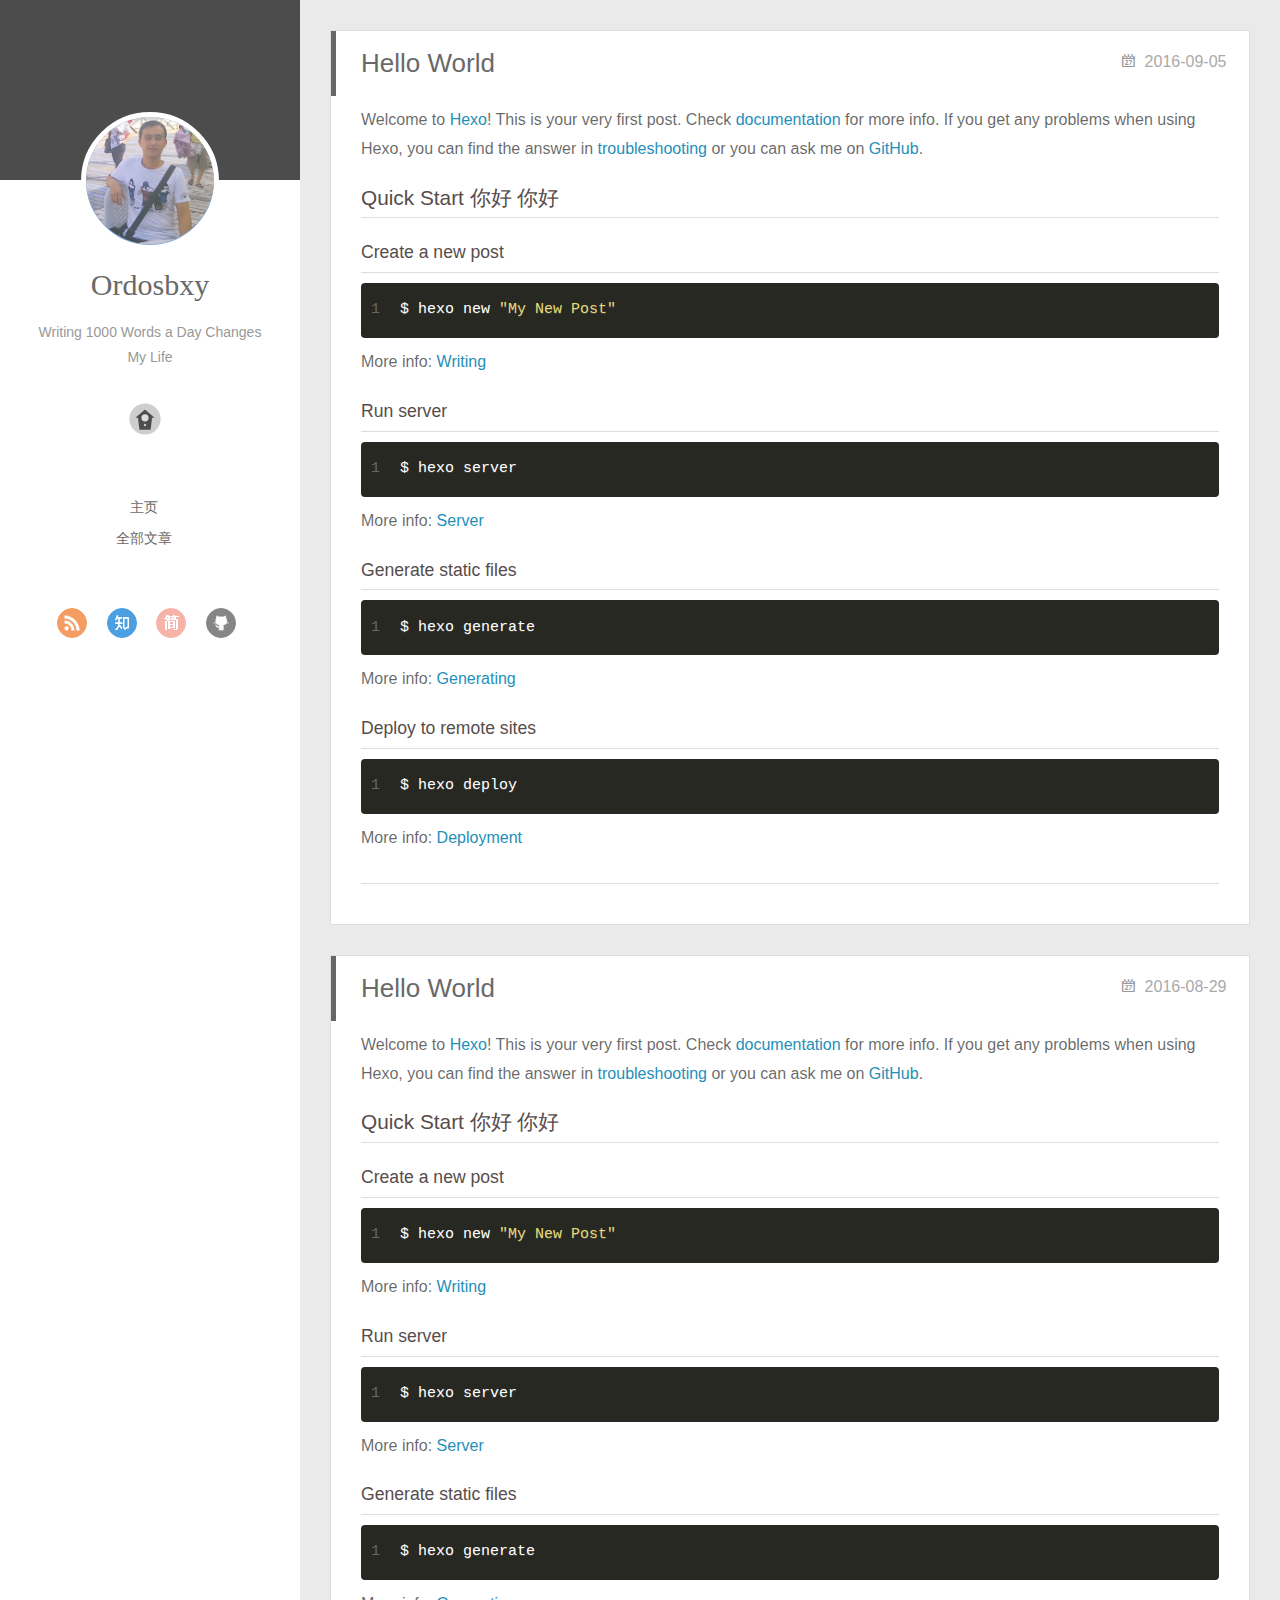
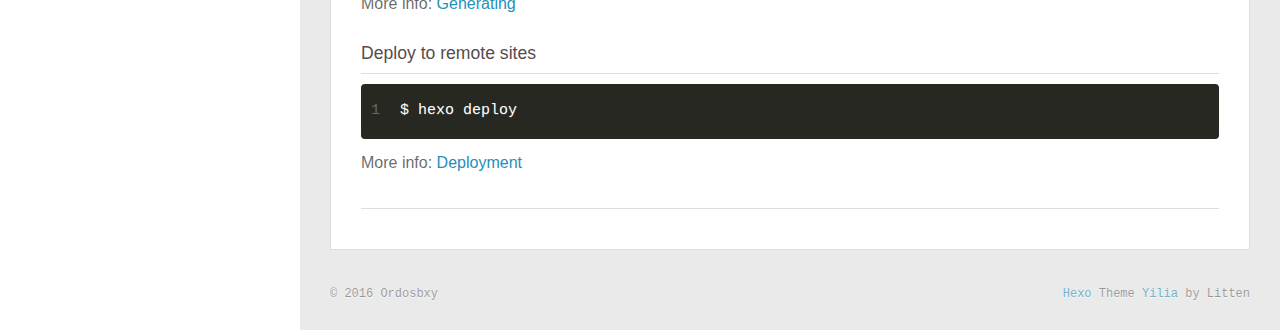
<file: index.html>
<!DOCTYPE html>
<html>
<head>
  <meta charset="utf-8">
  
  <meta http-equiv="X-UA-Compatible" content="IE=edge" >
  <title>学原</title>
  <meta name="viewport" content="width=device-width, initial-scale=1, maximum-scale=1">
  <meta property="og:type" content="website">
<meta property="og:title" content="学原">
<meta property="og:url" content="http://yoursite.com/index.html">
<meta property="og:site_name" content="学原">
<meta name="twitter:card" content="summary">
<meta name="twitter:title" content="学原">
  
    <link rel="alternative" href="/atom.xml" title="学原" type="application/atom+xml">
  
  
    <link rel="icon" href="/favicon.png">
  
  <link rel="stylesheet" href="/css/style.css">
</head>

<body>
  <div id="container">
    <div class="left-col">
    <div class="overlay"></div>
<div class="intrude-less">
	<header id="header" class="inner">
		<a href="/" class="profilepic">
			
			<img src="/img/avatar.jpg" class="js-avatar" style="width: 100%;height: 100%;opacity: 1;">
			
		</a>

		<hgroup>
		  <h1 class="header-author"><a href="/">Ordosbxy</a></h1>
		</hgroup>

		
		<p class="header-subtitle">Writing 1000 Words a Day Changes My Life</p>
		

		
			<div class="switch-btn">
				<div class="icon">
					<div class="icon-ctn">
						<div class="icon-wrap icon-house" data-idx="0">
							<div class="birdhouse"></div>
							<div class="birdhouse_holes"></div>
						</div>
						<div class="icon-wrap icon-ribbon hide" data-idx="1">
							<div class="ribbon"></div>
						</div>
						
						<div class="icon-wrap icon-link hide" data-idx="2">
							<div class="loopback_l"></div>
							<div class="loopback_r"></div>
						</div>
						
						
						<div class="icon-wrap icon-me hide" data-idx="3">
							<div class="user"></div>
							<div class="shoulder"></div>
						</div>
						
					</div>
					
				</div>
				<div class="tips-box hide">
					<div class="tips-arrow"></div>
					<ul class="tips-inner">
						<li>菜单</li>
						<li>标签</li>
						
						<li>友情链接</li>
						
						
						<li>关于我</li>
						
					</ul>
				</div>
			</div>
		

		<div class="switch-area">
			<div class="switch-wrap">
				<section class="switch-part switch-part1">
					<nav class="header-menu">
						<ul>
						
							<li><a href="/">主页</a></li>
				        
							<li><a href="/archives">全部文章</a></li>
				        
						</ul>
					</nav>
					<nav class="header-nav">
						<div class="social">
							
								<a class="rss" target="_blank" href="#" title="rss">rss</a>
					        
								<a class="zhihu" target="_blank" href="https://www.zhihu.com/people/ordosbxy" title="zhihu">zhihu</a>
					        
								<a class="weibo" target="_blank" href="http://www.jianshu.com/timeline" title="weibo">weibo</a>
					        
								<a class="github" target="_blank" href="https://github.com/Ordosbxy" title="github">github</a>
					        
						</div>
					</nav>
				</section>
				
				
				<section class="switch-part switch-part2">
					<div class="widget tagcloud" id="js-tagcloud">
						
					</div>
				</section>
				
				
				
				<section class="switch-part switch-part3">
					<div id="js-friends">
					
			          <a target="_blank" class="main-nav-link switch-friends-link" href="http://localhost:4000/">奥巴马的博客</a>
			        
			          <a target="_blank" class="main-nav-link switch-friends-link" href="http://localhost:4000/">卡卡的美丽传说</a>
			        
			          <a target="_blank" class="main-nav-link switch-friends-link" href="http://localhost:4000/">本泽马的博客</a>
			        
			          <a target="_blank" class="main-nav-link switch-friends-link" href="http://localhost:4000/">吉格斯的博客</a>
			        
			          <a target="_blank" class="main-nav-link switch-friends-link" href="http://localhost:4000/">习大大大不同</a>
			        
			          <a target="_blank" class="main-nav-link switch-friends-link" href="http://localhost:4000/">托蒂的博客</a>
			        
			        </div>
				</section>
				

				
				
				<section class="switch-part switch-part4">
				
					<div id="js-aboutme">我是谁，我从哪里来，我到哪里去？我就是我，是颜色不一样的吃货…</div>
				</section>
				
			</div>
		</div>
	</header>				
</div>

    </div>
    <div class="mid-col">
      <nav id="mobile-nav">
  	<div class="overlay">
  		<div class="slider-trigger"></div>
  		<h1 class="header-author js-mobile-header hide">Ordosbxy</h1>
  	</div>
	<div class="intrude-less">
		<header id="header" class="inner">
			<div class="profilepic">
				
					<img src="/img/avatar.jpg" class="js-avatar" style="width: 100%;height: 100%;opacity: 1;">
				
			</div>
			<hgroup>
			  <h1 class="header-author">Ordosbxy</h1>
			</hgroup>
			
			<p class="header-subtitle">Writing 1000 Words a Day Changes My Life</p>
			
			<nav class="header-menu">
				<ul>
				
					<li><a href="/">主页</a></li>
		        
					<li><a href="/archives">全部文章</a></li>
		        
		        <div class="clearfix"></div>
				</ul>
			</nav>
			<nav class="header-nav">
				<div class="social">
					
						<a class="rss" target="_blank" href="#" title="rss">rss</a>
			        
						<a class="zhihu" target="_blank" href="https://www.zhihu.com/people/ordosbxy" title="zhihu">zhihu</a>
			        
						<a class="weibo" target="_blank" href="http://www.jianshu.com/timeline" title="weibo">weibo</a>
			        
						<a class="github" target="_blank" href="https://github.com/Ordosbxy" title="github">github</a>
			        
				</div>
			</nav>
		</header>				
	</div>
</nav>

      <div class="body-wrap">
  
    <article id="post-myfirst" class="article article-type-post" itemscope itemprop="blogPost">
  
    <div class="article-meta">
      <a href="/2016/09/05/myfirst/" class="article-date">
  	<time datetime="2016-09-05T10:05:04.007Z" itemprop="datePublished">2016-09-05</time>
</a>
    </div>
  
  <div class="article-inner">
    
      <input type="hidden" class="isFancy" />
    
    
      <header class="article-header">
        
  
    <h1 itemprop="name">
      <a class="article-title" href="/2016/09/05/myfirst/">Hello World</a>
    </h1>
  

      </header>
      
    
    <div class="article-entry" itemprop="articleBody">
      
        <p>Welcome to <a href="https://hexo.io/" target="_blank" rel="external">Hexo</a>! This is your very first post. Check <a href="https://hexo.io/docs/" target="_blank" rel="external">documentation</a> for more info. If you get any problems when using Hexo, you can find the answer in <a href="https://hexo.io/docs/troubleshooting.html" target="_blank" rel="external">troubleshooting</a> or you can ask me on <a href="https://github.com/hexojs/hexo/issues" target="_blank" rel="external">GitHub</a>.</p>
<h2 id="Quick-Start-你好-你好"><a href="#Quick-Start-你好-你好" class="headerlink" title="Quick Start  你好 你好"></a>Quick Start  你好 你好</h2><h3 id="Create-a-new-post"><a href="#Create-a-new-post" class="headerlink" title="Create a new post"></a>Create a new post</h3><figure class="highlight bash"><table><tr><td class="gutter"><pre><div class="line">1</div></pre></td><td class="code"><pre><div class="line">$ hexo new <span class="string">"My New Post"</span></div></pre></td></tr></table></figure>
<p>More info: <a href="https://hexo.io/docs/writing.html" target="_blank" rel="external">Writing</a></p>
<h3 id="Run-server"><a href="#Run-server" class="headerlink" title="Run server"></a>Run server</h3><figure class="highlight bash"><table><tr><td class="gutter"><pre><div class="line">1</div></pre></td><td class="code"><pre><div class="line">$ hexo server</div></pre></td></tr></table></figure>
<p>More info: <a href="https://hexo.io/docs/server.html" target="_blank" rel="external">Server</a></p>
<h3 id="Generate-static-files"><a href="#Generate-static-files" class="headerlink" title="Generate static files"></a>Generate static files</h3><figure class="highlight bash"><table><tr><td class="gutter"><pre><div class="line">1</div></pre></td><td class="code"><pre><div class="line">$ hexo generate</div></pre></td></tr></table></figure>
<p>More info: <a href="https://hexo.io/docs/generating.html" target="_blank" rel="external">Generating</a></p>
<h3 id="Deploy-to-remote-sites"><a href="#Deploy-to-remote-sites" class="headerlink" title="Deploy to remote sites"></a>Deploy to remote sites</h3><figure class="highlight bash"><table><tr><td class="gutter"><pre><div class="line">1</div></pre></td><td class="code"><pre><div class="line">$ hexo deploy</div></pre></td></tr></table></figure>
<p>More info: <a href="https://hexo.io/docs/deployment.html" target="_blank" rel="external">Deployment</a></p>

      
    </div>
    
    <div class="article-info article-info-index">
      
      
      

      
      <div class="clearfix"></div>
    </div>
    
  </div>
  
</article>









  
    <article id="post-hello-world" class="article article-type-post" itemscope itemprop="blogPost">
  
    <div class="article-meta">
      <a href="/2016/08/29/hello-world/" class="article-date">
  	<time datetime="2016-08-29T10:17:33.111Z" itemprop="datePublished">2016-08-29</time>
</a>
    </div>
  
  <div class="article-inner">
    
      <input type="hidden" class="isFancy" />
    
    
      <header class="article-header">
        
  
    <h1 itemprop="name">
      <a class="article-title" href="/2016/08/29/hello-world/">Hello World</a>
    </h1>
  

      </header>
      
    
    <div class="article-entry" itemprop="articleBody">
      
        <p>Welcome to <a href="https://hexo.io/" target="_blank" rel="external">Hexo</a>! This is your very first post. Check <a href="https://hexo.io/docs/" target="_blank" rel="external">documentation</a> for more info. If you get any problems when using Hexo, you can find the answer in <a href="https://hexo.io/docs/troubleshooting.html" target="_blank" rel="external">troubleshooting</a> or you can ask me on <a href="https://github.com/hexojs/hexo/issues" target="_blank" rel="external">GitHub</a>.</p>
<h2 id="Quick-Start-你好-你好"><a href="#Quick-Start-你好-你好" class="headerlink" title="Quick Start  你好 你好"></a>Quick Start  你好 你好</h2><h3 id="Create-a-new-post"><a href="#Create-a-new-post" class="headerlink" title="Create a new post"></a>Create a new post</h3><figure class="highlight bash"><table><tr><td class="gutter"><pre><div class="line">1</div></pre></td><td class="code"><pre><div class="line">$ hexo new <span class="string">"My New Post"</span></div></pre></td></tr></table></figure>
<p>More info: <a href="https://hexo.io/docs/writing.html" target="_blank" rel="external">Writing</a></p>
<h3 id="Run-server"><a href="#Run-server" class="headerlink" title="Run server"></a>Run server</h3><figure class="highlight bash"><table><tr><td class="gutter"><pre><div class="line">1</div></pre></td><td class="code"><pre><div class="line">$ hexo server</div></pre></td></tr></table></figure>
<p>More info: <a href="https://hexo.io/docs/server.html" target="_blank" rel="external">Server</a></p>
<h3 id="Generate-static-files"><a href="#Generate-static-files" class="headerlink" title="Generate static files"></a>Generate static files</h3><figure class="highlight bash"><table><tr><td class="gutter"><pre><div class="line">1</div></pre></td><td class="code"><pre><div class="line">$ hexo generate</div></pre></td></tr></table></figure>
<p>More info: <a href="https://hexo.io/docs/generating.html" target="_blank" rel="external">Generating</a></p>
<h3 id="Deploy-to-remote-sites"><a href="#Deploy-to-remote-sites" class="headerlink" title="Deploy to remote sites"></a>Deploy to remote sites</h3><figure class="highlight bash"><table><tr><td class="gutter"><pre><div class="line">1</div></pre></td><td class="code"><pre><div class="line">$ hexo deploy</div></pre></td></tr></table></figure>
<p>More info: <a href="https://hexo.io/docs/deployment.html" target="_blank" rel="external">Deployment</a></p>

      
    </div>
    
    <div class="article-info article-info-index">
      
      
      

      
      <div class="clearfix"></div>
    </div>
    
  </div>
  
</article>









  
  
</div>
      <footer id="footer">
  <div class="outer">
    <div id="footer-info">
    	<div class="footer-left">
    		&copy; 2016 Ordosbxy
    	</div>
      	<div class="footer-right">
      		<a href="http://hexo.io/" target="_blank">Hexo</a>  Theme <a href="https://github.com/litten/hexo-theme-yilia" target="_blank">Yilia</a> by Litten
      	</div>
    </div>
  </div>
</footer>
    </div>
    
  <link rel="stylesheet" href="/fancybox/jquery.fancybox.css">


<script>
	var yiliaConfig = {
		fancybox: true,
		mathjax: true,
		animate: false,
		isHome: true,
		isPost: false,
		isArchive: false,
		isTag: false,
		isCategory: false,
		open_in_new: false
	}
</script>
<script src="//7.url.cn/edu/jslib/comb/require-2.1.6,jquery-1.9.1.min.js"></script>
<script src="/js/main.js"></script>






<script type="text/x-mathjax-config">
MathJax.Hub.Config({
    tex2jax: {
        inlineMath: [ ['$','$'], ["\\(","\\)"]  ],
        processEscapes: true,
        skipTags: ['script', 'noscript', 'style', 'textarea', 'pre', 'code']
    }
});

MathJax.Hub.Queue(function() {
    var all = MathJax.Hub.getAllJax(), i;
    for(i=0; i < all.length; i += 1) {
        all[i].SourceElement().parentNode.className += ' has-jax';                 
    }       
});
</script>

<script type="text/javascript" src="//cdn.mathjax.org/mathjax/latest/MathJax.js?config=TeX-AMS-MML_HTMLorMML">
</script>


  </div>
</body>
</html>
</file>
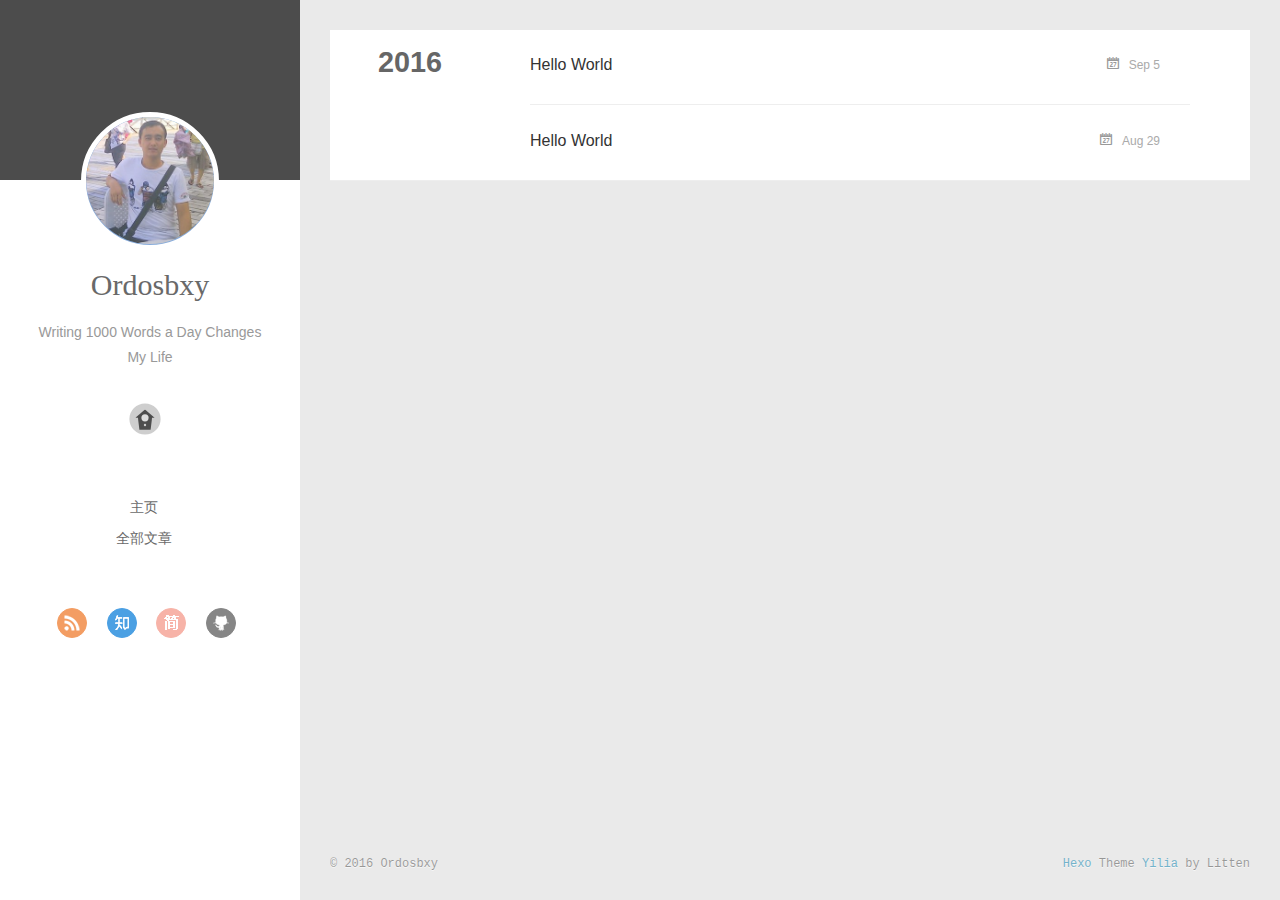
<file: archives/index.html>
<!DOCTYPE html>
<html>
<head>
  <meta charset="utf-8">
  
  <meta http-equiv="X-UA-Compatible" content="IE=edge" >
  <title>Archives | 学原</title>
  <meta name="viewport" content="width=device-width, initial-scale=1, maximum-scale=1">
  <meta property="og:type" content="website">
<meta property="og:title" content="学原">
<meta property="og:url" content="http://yoursite.com/archives/index.html">
<meta property="og:site_name" content="学原">
<meta name="twitter:card" content="summary">
<meta name="twitter:title" content="学原">
  
    <link rel="alternative" href="/atom.xml" title="学原" type="application/atom+xml">
  
  
    <link rel="icon" href="/favicon.png">
  
  <link rel="stylesheet" href="/css/style.css">
</head>

<body>
  <div id="container">
    <div class="left-col">
    <div class="overlay"></div>
<div class="intrude-less">
	<header id="header" class="inner">
		<a href="/" class="profilepic">
			
			<img src="/img/avatar.jpg" class="js-avatar" style="width: 100%;height: 100%;opacity: 1;">
			
		</a>

		<hgroup>
		  <h1 class="header-author"><a href="/">Ordosbxy</a></h1>
		</hgroup>

		
		<p class="header-subtitle">Writing 1000 Words a Day Changes My Life</p>
		

		
			<div class="switch-btn">
				<div class="icon">
					<div class="icon-ctn">
						<div class="icon-wrap icon-house" data-idx="0">
							<div class="birdhouse"></div>
							<div class="birdhouse_holes"></div>
						</div>
						<div class="icon-wrap icon-ribbon hide" data-idx="1">
							<div class="ribbon"></div>
						</div>
						
						<div class="icon-wrap icon-link hide" data-idx="2">
							<div class="loopback_l"></div>
							<div class="loopback_r"></div>
						</div>
						
						
						<div class="icon-wrap icon-me hide" data-idx="3">
							<div class="user"></div>
							<div class="shoulder"></div>
						</div>
						
					</div>
					
				</div>
				<div class="tips-box hide">
					<div class="tips-arrow"></div>
					<ul class="tips-inner">
						<li>菜单</li>
						<li>标签</li>
						
						<li>友情链接</li>
						
						
						<li>关于我</li>
						
					</ul>
				</div>
			</div>
		

		<div class="switch-area">
			<div class="switch-wrap">
				<section class="switch-part switch-part1">
					<nav class="header-menu">
						<ul>
						
							<li><a href="/">主页</a></li>
				        
							<li><a href="/archives">全部文章</a></li>
				        
						</ul>
					</nav>
					<nav class="header-nav">
						<div class="social">
							
								<a class="rss" target="_blank" href="#" title="rss">rss</a>
					        
								<a class="zhihu" target="_blank" href="https://www.zhihu.com/people/ordosbxy" title="zhihu">zhihu</a>
					        
								<a class="weibo" target="_blank" href="http://www.jianshu.com/timeline" title="weibo">weibo</a>
					        
								<a class="github" target="_blank" href="https://github.com/Ordosbxy" title="github">github</a>
					        
						</div>
					</nav>
				</section>
				
				
				<section class="switch-part switch-part2">
					<div class="widget tagcloud" id="js-tagcloud">
						
					</div>
				</section>
				
				
				
				<section class="switch-part switch-part3">
					<div id="js-friends">
					
			          <a target="_blank" class="main-nav-link switch-friends-link" href="http://localhost:4000/">奥巴马的博客</a>
			        
			          <a target="_blank" class="main-nav-link switch-friends-link" href="http://localhost:4000/">卡卡的美丽传说</a>
			        
			          <a target="_blank" class="main-nav-link switch-friends-link" href="http://localhost:4000/">本泽马的博客</a>
			        
			          <a target="_blank" class="main-nav-link switch-friends-link" href="http://localhost:4000/">吉格斯的博客</a>
			        
			          <a target="_blank" class="main-nav-link switch-friends-link" href="http://localhost:4000/">习大大大不同</a>
			        
			          <a target="_blank" class="main-nav-link switch-friends-link" href="http://localhost:4000/">托蒂的博客</a>
			        
			        </div>
				</section>
				

				
				
				<section class="switch-part switch-part4">
				
					<div id="js-aboutme">我是谁，我从哪里来，我到哪里去？我就是我，是颜色不一样的吃货…</div>
				</section>
				
			</div>
		</div>
	</header>				
</div>

    </div>
    <div class="mid-col">
      <nav id="mobile-nav">
  	<div class="overlay">
  		<div class="slider-trigger"></div>
  		<h1 class="header-author js-mobile-header hide">Ordosbxy</h1>
  	</div>
	<div class="intrude-less">
		<header id="header" class="inner">
			<div class="profilepic">
				
					<img src="/img/avatar.jpg" class="js-avatar" style="width: 100%;height: 100%;opacity: 1;">
				
			</div>
			<hgroup>
			  <h1 class="header-author">Ordosbxy</h1>
			</hgroup>
			
			<p class="header-subtitle">Writing 1000 Words a Day Changes My Life</p>
			
			<nav class="header-menu">
				<ul>
				
					<li><a href="/">主页</a></li>
		        
					<li><a href="/archives">全部文章</a></li>
		        
		        <div class="clearfix"></div>
				</ul>
			</nav>
			<nav class="header-nav">
				<div class="social">
					
						<a class="rss" target="_blank" href="#" title="rss">rss</a>
			        
						<a class="zhihu" target="_blank" href="https://www.zhihu.com/people/ordosbxy" title="zhihu">zhihu</a>
			        
						<a class="weibo" target="_blank" href="http://www.jianshu.com/timeline" title="weibo">weibo</a>
			        
						<a class="github" target="_blank" href="https://github.com/Ordosbxy" title="github">github</a>
			        
				</div>
			</nav>
		</header>				
	</div>
</nav>

      <div class="body-wrap">
  
  
    
    
      
      
      <section class="archives-wrap">
        <div class="archive-year-wrap">
          <a href="/archives/2016" class="archive-year">2016</a>
        </div>
        <div class="archives">
    
    <article class="archive-article archive-type-post">
  <div class="archive-article-inner">
    <header class="archive-article-header">
      	<div class="article-meta">
	      	<a href="/2016/09/05/myfirst/" class="archive-article-date">
  	<time datetime="2016-09-05T10:05:04.007Z" itemprop="datePublished">Sep 5</time>
</a>
        </div>
    	 
  
    <h1 itemprop="name">
      <a class="archive-article-title" href="/2016/09/05/myfirst/">Hello World</a>
    </h1>
  

        <div class="article-info info-on-right">
          
          

        </div>
        <div class="clearfix"></div>
    </header>
  </div>
</article>
  
    
    
    <article class="archive-article archive-type-post">
  <div class="archive-article-inner">
    <header class="archive-article-header">
      	<div class="article-meta">
	      	<a href="/2016/08/29/hello-world/" class="archive-article-date">
  	<time datetime="2016-08-29T10:17:33.111Z" itemprop="datePublished">Aug 29</time>
</a>
        </div>
    	 
  
    <h1 itemprop="name">
      <a class="archive-article-title" href="/2016/08/29/hello-world/">Hello World</a>
    </h1>
  

        <div class="article-info info-on-right">
          
          

        </div>
        <div class="clearfix"></div>
    </header>
  </div>
</article>
  
  
    </div></section>
  

    

</div>
      <footer id="footer">
  <div class="outer">
    <div id="footer-info">
    	<div class="footer-left">
    		&copy; 2016 Ordosbxy
    	</div>
      	<div class="footer-right">
      		<a href="http://hexo.io/" target="_blank">Hexo</a>  Theme <a href="https://github.com/litten/hexo-theme-yilia" target="_blank">Yilia</a> by Litten
      	</div>
    </div>
  </div>
</footer>
    </div>
    
  <link rel="stylesheet" href="/fancybox/jquery.fancybox.css">


<script>
	var yiliaConfig = {
		fancybox: true,
		mathjax: true,
		animate: false,
		isHome: false,
		isPost: false,
		isArchive: true,
		isTag: false,
		isCategory: false,
		open_in_new: false
	}
</script>
<script src="//7.url.cn/edu/jslib/comb/require-2.1.6,jquery-1.9.1.min.js"></script>
<script src="/js/main.js"></script>






<script type="text/x-mathjax-config">
MathJax.Hub.Config({
    tex2jax: {
        inlineMath: [ ['$','$'], ["\\(","\\)"]  ],
        processEscapes: true,
        skipTags: ['script', 'noscript', 'style', 'textarea', 'pre', 'code']
    }
});

MathJax.Hub.Queue(function() {
    var all = MathJax.Hub.getAllJax(), i;
    for(i=0; i < all.length; i += 1) {
        all[i].SourceElement().parentNode.className += ' has-jax';                 
    }       
});
</script>

<script type="text/javascript" src="//cdn.mathjax.org/mathjax/latest/MathJax.js?config=TeX-AMS-MML_HTMLorMML">
</script>


  </div>
</body>
</html>
</file>
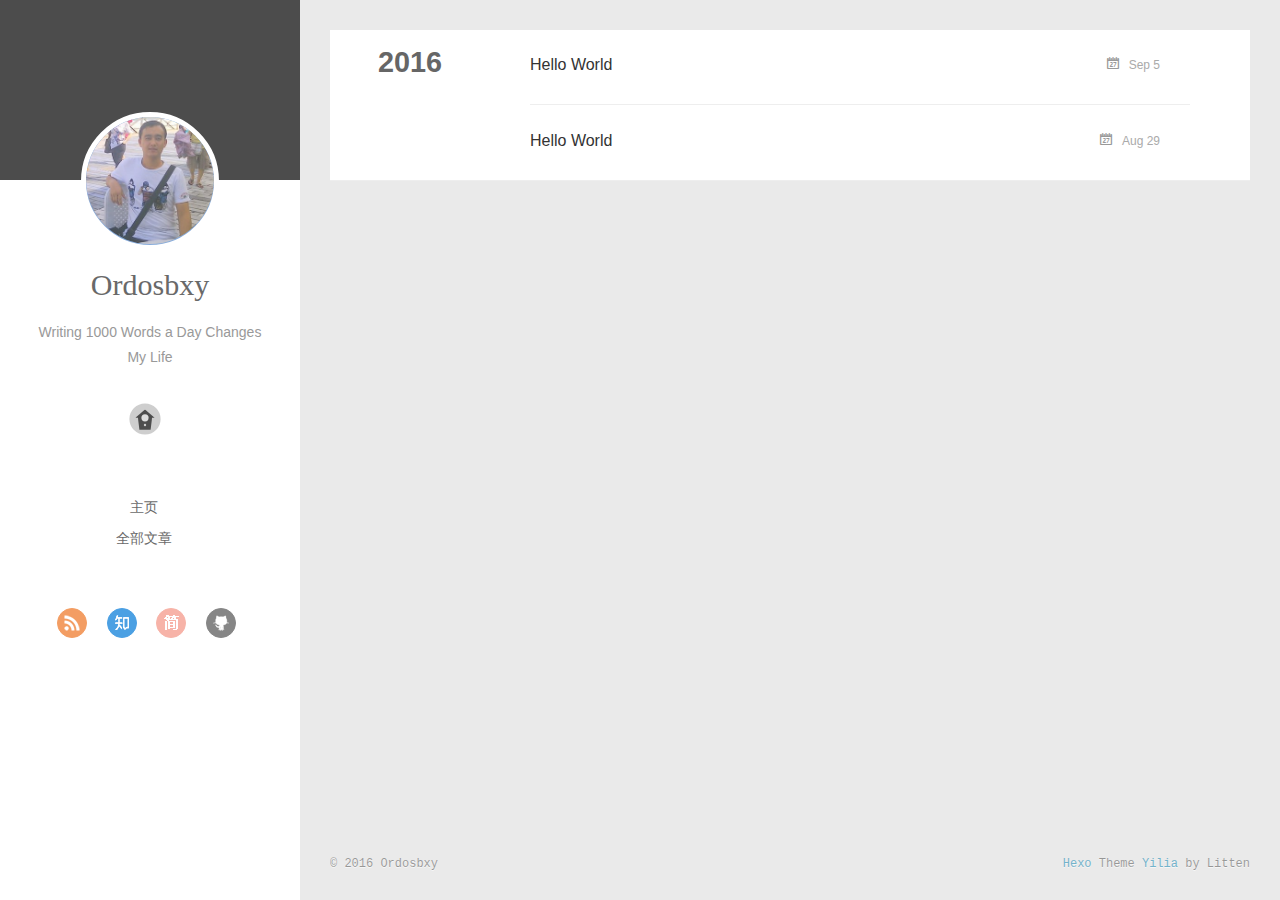
<file: archives/2016/index.html>
<!DOCTYPE html>
<html>
<head>
  <meta charset="utf-8">
  
  <meta http-equiv="X-UA-Compatible" content="IE=edge" >
  <title>Archives: 2016 | 学原</title>
  <meta name="viewport" content="width=device-width, initial-scale=1, maximum-scale=1">
  <meta property="og:type" content="website">
<meta property="og:title" content="学原">
<meta property="og:url" content="http://yoursite.com/archives/2016/index.html">
<meta property="og:site_name" content="学原">
<meta name="twitter:card" content="summary">
<meta name="twitter:title" content="学原">
  
    <link rel="alternative" href="/atom.xml" title="学原" type="application/atom+xml">
  
  
    <link rel="icon" href="/favicon.png">
  
  <link rel="stylesheet" href="/css/style.css">
</head>

<body>
  <div id="container">
    <div class="left-col">
    <div class="overlay"></div>
<div class="intrude-less">
	<header id="header" class="inner">
		<a href="/" class="profilepic">
			
			<img src="/img/avatar.jpg" class="js-avatar" style="width: 100%;height: 100%;opacity: 1;">
			
		</a>

		<hgroup>
		  <h1 class="header-author"><a href="/">Ordosbxy</a></h1>
		</hgroup>

		
		<p class="header-subtitle">Writing 1000 Words a Day Changes My Life</p>
		

		
			<div class="switch-btn">
				<div class="icon">
					<div class="icon-ctn">
						<div class="icon-wrap icon-house" data-idx="0">
							<div class="birdhouse"></div>
							<div class="birdhouse_holes"></div>
						</div>
						<div class="icon-wrap icon-ribbon hide" data-idx="1">
							<div class="ribbon"></div>
						</div>
						
						<div class="icon-wrap icon-link hide" data-idx="2">
							<div class="loopback_l"></div>
							<div class="loopback_r"></div>
						</div>
						
						
						<div class="icon-wrap icon-me hide" data-idx="3">
							<div class="user"></div>
							<div class="shoulder"></div>
						</div>
						
					</div>
					
				</div>
				<div class="tips-box hide">
					<div class="tips-arrow"></div>
					<ul class="tips-inner">
						<li>菜单</li>
						<li>标签</li>
						
						<li>友情链接</li>
						
						
						<li>关于我</li>
						
					</ul>
				</div>
			</div>
		

		<div class="switch-area">
			<div class="switch-wrap">
				<section class="switch-part switch-part1">
					<nav class="header-menu">
						<ul>
						
							<li><a href="/">主页</a></li>
				        
							<li><a href="/archives">全部文章</a></li>
				        
						</ul>
					</nav>
					<nav class="header-nav">
						<div class="social">
							
								<a class="rss" target="_blank" href="#" title="rss">rss</a>
					        
								<a class="zhihu" target="_blank" href="https://www.zhihu.com/people/ordosbxy" title="zhihu">zhihu</a>
					        
								<a class="weibo" target="_blank" href="http://www.jianshu.com/timeline" title="weibo">weibo</a>
					        
								<a class="github" target="_blank" href="https://github.com/Ordosbxy" title="github">github</a>
					        
						</div>
					</nav>
				</section>
				
				
				<section class="switch-part switch-part2">
					<div class="widget tagcloud" id="js-tagcloud">
						
					</div>
				</section>
				
				
				
				<section class="switch-part switch-part3">
					<div id="js-friends">
					
			          <a target="_blank" class="main-nav-link switch-friends-link" href="http://localhost:4000/">奥巴马的博客</a>
			        
			          <a target="_blank" class="main-nav-link switch-friends-link" href="http://localhost:4000/">卡卡的美丽传说</a>
			        
			          <a target="_blank" class="main-nav-link switch-friends-link" href="http://localhost:4000/">本泽马的博客</a>
			        
			          <a target="_blank" class="main-nav-link switch-friends-link" href="http://localhost:4000/">吉格斯的博客</a>
			        
			          <a target="_blank" class="main-nav-link switch-friends-link" href="http://localhost:4000/">习大大大不同</a>
			        
			          <a target="_blank" class="main-nav-link switch-friends-link" href="http://localhost:4000/">托蒂的博客</a>
			        
			        </div>
				</section>
				

				
				
				<section class="switch-part switch-part4">
				
					<div id="js-aboutme">我是谁，我从哪里来，我到哪里去？我就是我，是颜色不一样的吃货…</div>
				</section>
				
			</div>
		</div>
	</header>				
</div>

    </div>
    <div class="mid-col">
      <nav id="mobile-nav">
  	<div class="overlay">
  		<div class="slider-trigger"></div>
  		<h1 class="header-author js-mobile-header hide">Ordosbxy</h1>
  	</div>
	<div class="intrude-less">
		<header id="header" class="inner">
			<div class="profilepic">
				
					<img src="/img/avatar.jpg" class="js-avatar" style="width: 100%;height: 100%;opacity: 1;">
				
			</div>
			<hgroup>
			  <h1 class="header-author">Ordosbxy</h1>
			</hgroup>
			
			<p class="header-subtitle">Writing 1000 Words a Day Changes My Life</p>
			
			<nav class="header-menu">
				<ul>
				
					<li><a href="/">主页</a></li>
		        
					<li><a href="/archives">全部文章</a></li>
		        
		        <div class="clearfix"></div>
				</ul>
			</nav>
			<nav class="header-nav">
				<div class="social">
					
						<a class="rss" target="_blank" href="#" title="rss">rss</a>
			        
						<a class="zhihu" target="_blank" href="https://www.zhihu.com/people/ordosbxy" title="zhihu">zhihu</a>
			        
						<a class="weibo" target="_blank" href="http://www.jianshu.com/timeline" title="weibo">weibo</a>
			        
						<a class="github" target="_blank" href="https://github.com/Ordosbxy" title="github">github</a>
			        
				</div>
			</nav>
		</header>				
	</div>
</nav>

      <div class="body-wrap">
  
  
    
    
      
      
      <section class="archives-wrap">
        <div class="archive-year-wrap">
          <a href="/archives/2016" class="archive-year">2016</a>
        </div>
        <div class="archives">
    
    <article class="archive-article archive-type-post">
  <div class="archive-article-inner">
    <header class="archive-article-header">
      	<div class="article-meta">
	      	<a href="/2016/09/05/myfirst/" class="archive-article-date">
  	<time datetime="2016-09-05T10:05:04.007Z" itemprop="datePublished">Sep 5</time>
</a>
        </div>
    	 
  
    <h1 itemprop="name">
      <a class="archive-article-title" href="/2016/09/05/myfirst/">Hello World</a>
    </h1>
  

        <div class="article-info info-on-right">
          
          

        </div>
        <div class="clearfix"></div>
    </header>
  </div>
</article>
  
    
    
    <article class="archive-article archive-type-post">
  <div class="archive-article-inner">
    <header class="archive-article-header">
      	<div class="article-meta">
	      	<a href="/2016/08/29/hello-world/" class="archive-article-date">
  	<time datetime="2016-08-29T10:17:33.111Z" itemprop="datePublished">Aug 29</time>
</a>
        </div>
    	 
  
    <h1 itemprop="name">
      <a class="archive-article-title" href="/2016/08/29/hello-world/">Hello World</a>
    </h1>
  

        <div class="article-info info-on-right">
          
          

        </div>
        <div class="clearfix"></div>
    </header>
  </div>
</article>
  
  
    </div></section>
  

    

</div>
      <footer id="footer">
  <div class="outer">
    <div id="footer-info">
    	<div class="footer-left">
    		&copy; 2016 Ordosbxy
    	</div>
      	<div class="footer-right">
      		<a href="http://hexo.io/" target="_blank">Hexo</a>  Theme <a href="https://github.com/litten/hexo-theme-yilia" target="_blank">Yilia</a> by Litten
      	</div>
    </div>
  </div>
</footer>
    </div>
    
  <link rel="stylesheet" href="/fancybox/jquery.fancybox.css">


<script>
	var yiliaConfig = {
		fancybox: true,
		mathjax: true,
		animate: false,
		isHome: false,
		isPost: false,
		isArchive: true,
		isTag: false,
		isCategory: false,
		open_in_new: false
	}
</script>
<script src="//7.url.cn/edu/jslib/comb/require-2.1.6,jquery-1.9.1.min.js"></script>
<script src="/js/main.js"></script>






<script type="text/x-mathjax-config">
MathJax.Hub.Config({
    tex2jax: {
        inlineMath: [ ['$','$'], ["\\(","\\)"]  ],
        processEscapes: true,
        skipTags: ['script', 'noscript', 'style', 'textarea', 'pre', 'code']
    }
});

MathJax.Hub.Queue(function() {
    var all = MathJax.Hub.getAllJax(), i;
    for(i=0; i < all.length; i += 1) {
        all[i].SourceElement().parentNode.className += ' has-jax';                 
    }       
});
</script>

<script type="text/javascript" src="//cdn.mathjax.org/mathjax/latest/MathJax.js?config=TeX-AMS-MML_HTMLorMML">
</script>


  </div>
</body>
</html>
</file>
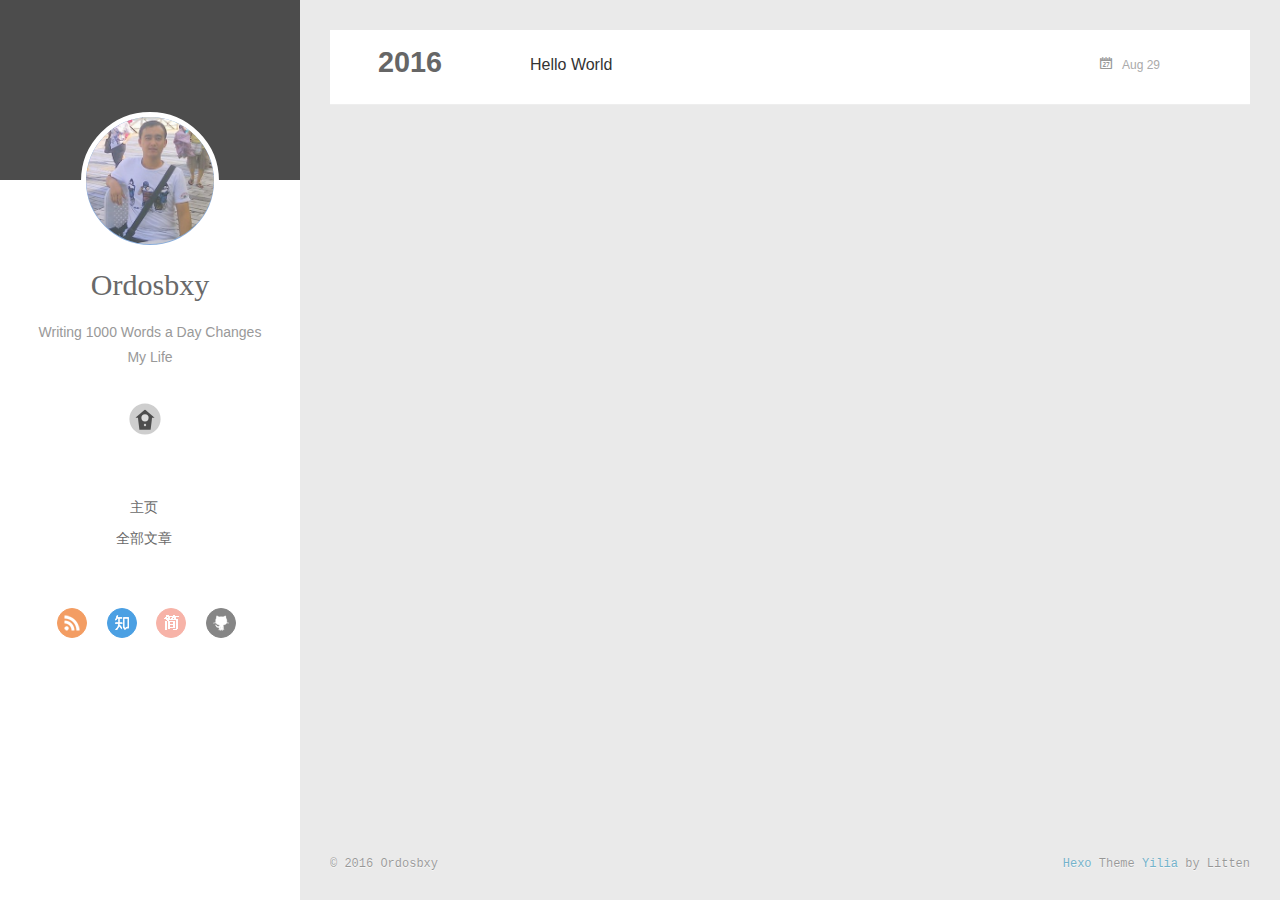
<file: archives/2016/08/index.html>
<!DOCTYPE html>
<html>
<head>
  <meta charset="utf-8">
  
  <meta http-equiv="X-UA-Compatible" content="IE=edge" >
  <title>Archives: 2016/8 | 学原</title>
  <meta name="viewport" content="width=device-width, initial-scale=1, maximum-scale=1">
  <meta property="og:type" content="website">
<meta property="og:title" content="学原">
<meta property="og:url" content="http://yoursite.com/archives/2016/08/index.html">
<meta property="og:site_name" content="学原">
<meta name="twitter:card" content="summary">
<meta name="twitter:title" content="学原">
  
    <link rel="alternative" href="/atom.xml" title="学原" type="application/atom+xml">
  
  
    <link rel="icon" href="/favicon.png">
  
  <link rel="stylesheet" href="/css/style.css">
</head>

<body>
  <div id="container">
    <div class="left-col">
    <div class="overlay"></div>
<div class="intrude-less">
	<header id="header" class="inner">
		<a href="/" class="profilepic">
			
			<img src="/img/avatar.jpg" class="js-avatar" style="width: 100%;height: 100%;opacity: 1;">
			
		</a>

		<hgroup>
		  <h1 class="header-author"><a href="/">Ordosbxy</a></h1>
		</hgroup>

		
		<p class="header-subtitle">Writing 1000 Words a Day Changes My Life</p>
		

		
			<div class="switch-btn">
				<div class="icon">
					<div class="icon-ctn">
						<div class="icon-wrap icon-house" data-idx="0">
							<div class="birdhouse"></div>
							<div class="birdhouse_holes"></div>
						</div>
						<div class="icon-wrap icon-ribbon hide" data-idx="1">
							<div class="ribbon"></div>
						</div>
						
						<div class="icon-wrap icon-link hide" data-idx="2">
							<div class="loopback_l"></div>
							<div class="loopback_r"></div>
						</div>
						
						
						<div class="icon-wrap icon-me hide" data-idx="3">
							<div class="user"></div>
							<div class="shoulder"></div>
						</div>
						
					</div>
					
				</div>
				<div class="tips-box hide">
					<div class="tips-arrow"></div>
					<ul class="tips-inner">
						<li>菜单</li>
						<li>标签</li>
						
						<li>友情链接</li>
						
						
						<li>关于我</li>
						
					</ul>
				</div>
			</div>
		

		<div class="switch-area">
			<div class="switch-wrap">
				<section class="switch-part switch-part1">
					<nav class="header-menu">
						<ul>
						
							<li><a href="/">主页</a></li>
				        
							<li><a href="/archives">全部文章</a></li>
				        
						</ul>
					</nav>
					<nav class="header-nav">
						<div class="social">
							
								<a class="rss" target="_blank" href="#" title="rss">rss</a>
					        
								<a class="zhihu" target="_blank" href="https://www.zhihu.com/people/ordosbxy" title="zhihu">zhihu</a>
					        
								<a class="weibo" target="_blank" href="http://www.jianshu.com/timeline" title="weibo">weibo</a>
					        
								<a class="github" target="_blank" href="https://github.com/Ordosbxy" title="github">github</a>
					        
						</div>
					</nav>
				</section>
				
				
				<section class="switch-part switch-part2">
					<div class="widget tagcloud" id="js-tagcloud">
						
					</div>
				</section>
				
				
				
				<section class="switch-part switch-part3">
					<div id="js-friends">
					
			          <a target="_blank" class="main-nav-link switch-friends-link" href="http://localhost:4000/">奥巴马的博客</a>
			        
			          <a target="_blank" class="main-nav-link switch-friends-link" href="http://localhost:4000/">卡卡的美丽传说</a>
			        
			          <a target="_blank" class="main-nav-link switch-friends-link" href="http://localhost:4000/">本泽马的博客</a>
			        
			          <a target="_blank" class="main-nav-link switch-friends-link" href="http://localhost:4000/">吉格斯的博客</a>
			        
			          <a target="_blank" class="main-nav-link switch-friends-link" href="http://localhost:4000/">习大大大不同</a>
			        
			          <a target="_blank" class="main-nav-link switch-friends-link" href="http://localhost:4000/">托蒂的博客</a>
			        
			        </div>
				</section>
				

				
				
				<section class="switch-part switch-part4">
				
					<div id="js-aboutme">我是谁，我从哪里来，我到哪里去？我就是我，是颜色不一样的吃货…</div>
				</section>
				
			</div>
		</div>
	</header>				
</div>

    </div>
    <div class="mid-col">
      <nav id="mobile-nav">
  	<div class="overlay">
  		<div class="slider-trigger"></div>
  		<h1 class="header-author js-mobile-header hide">Ordosbxy</h1>
  	</div>
	<div class="intrude-less">
		<header id="header" class="inner">
			<div class="profilepic">
				
					<img src="/img/avatar.jpg" class="js-avatar" style="width: 100%;height: 100%;opacity: 1;">
				
			</div>
			<hgroup>
			  <h1 class="header-author">Ordosbxy</h1>
			</hgroup>
			
			<p class="header-subtitle">Writing 1000 Words a Day Changes My Life</p>
			
			<nav class="header-menu">
				<ul>
				
					<li><a href="/">主页</a></li>
		        
					<li><a href="/archives">全部文章</a></li>
		        
		        <div class="clearfix"></div>
				</ul>
			</nav>
			<nav class="header-nav">
				<div class="social">
					
						<a class="rss" target="_blank" href="#" title="rss">rss</a>
			        
						<a class="zhihu" target="_blank" href="https://www.zhihu.com/people/ordosbxy" title="zhihu">zhihu</a>
			        
						<a class="weibo" target="_blank" href="http://www.jianshu.com/timeline" title="weibo">weibo</a>
			        
						<a class="github" target="_blank" href="https://github.com/Ordosbxy" title="github">github</a>
			        
				</div>
			</nav>
		</header>				
	</div>
</nav>

      <div class="body-wrap">
  
  
    
    
      
      
      <section class="archives-wrap">
        <div class="archive-year-wrap">
          <a href="/archives/2016" class="archive-year">2016</a>
        </div>
        <div class="archives">
    
    <article class="archive-article archive-type-post">
  <div class="archive-article-inner">
    <header class="archive-article-header">
      	<div class="article-meta">
	      	<a href="/2016/08/29/hello-world/" class="archive-article-date">
  	<time datetime="2016-08-29T10:17:33.111Z" itemprop="datePublished">Aug 29</time>
</a>
        </div>
    	 
  
    <h1 itemprop="name">
      <a class="archive-article-title" href="/2016/08/29/hello-world/">Hello World</a>
    </h1>
  

        <div class="article-info info-on-right">
          
          

        </div>
        <div class="clearfix"></div>
    </header>
  </div>
</article>
  
  
    </div></section>
  

    

</div>
      <footer id="footer">
  <div class="outer">
    <div id="footer-info">
    	<div class="footer-left">
    		&copy; 2016 Ordosbxy
    	</div>
      	<div class="footer-right">
      		<a href="http://hexo.io/" target="_blank">Hexo</a>  Theme <a href="https://github.com/litten/hexo-theme-yilia" target="_blank">Yilia</a> by Litten
      	</div>
    </div>
  </div>
</footer>
    </div>
    
  <link rel="stylesheet" href="/fancybox/jquery.fancybox.css">


<script>
	var yiliaConfig = {
		fancybox: true,
		mathjax: true,
		animate: false,
		isHome: false,
		isPost: false,
		isArchive: true,
		isTag: false,
		isCategory: false,
		open_in_new: false
	}
</script>
<script src="//7.url.cn/edu/jslib/comb/require-2.1.6,jquery-1.9.1.min.js"></script>
<script src="/js/main.js"></script>






<script type="text/x-mathjax-config">
MathJax.Hub.Config({
    tex2jax: {
        inlineMath: [ ['$','$'], ["\\(","\\)"]  ],
        processEscapes: true,
        skipTags: ['script', 'noscript', 'style', 'textarea', 'pre', 'code']
    }
});

MathJax.Hub.Queue(function() {
    var all = MathJax.Hub.getAllJax(), i;
    for(i=0; i < all.length; i += 1) {
        all[i].SourceElement().parentNode.className += ' has-jax';                 
    }       
});
</script>

<script type="text/javascript" src="//cdn.mathjax.org/mathjax/latest/MathJax.js?config=TeX-AMS-MML_HTMLorMML">
</script>


  </div>
</body>
</html>
</file>
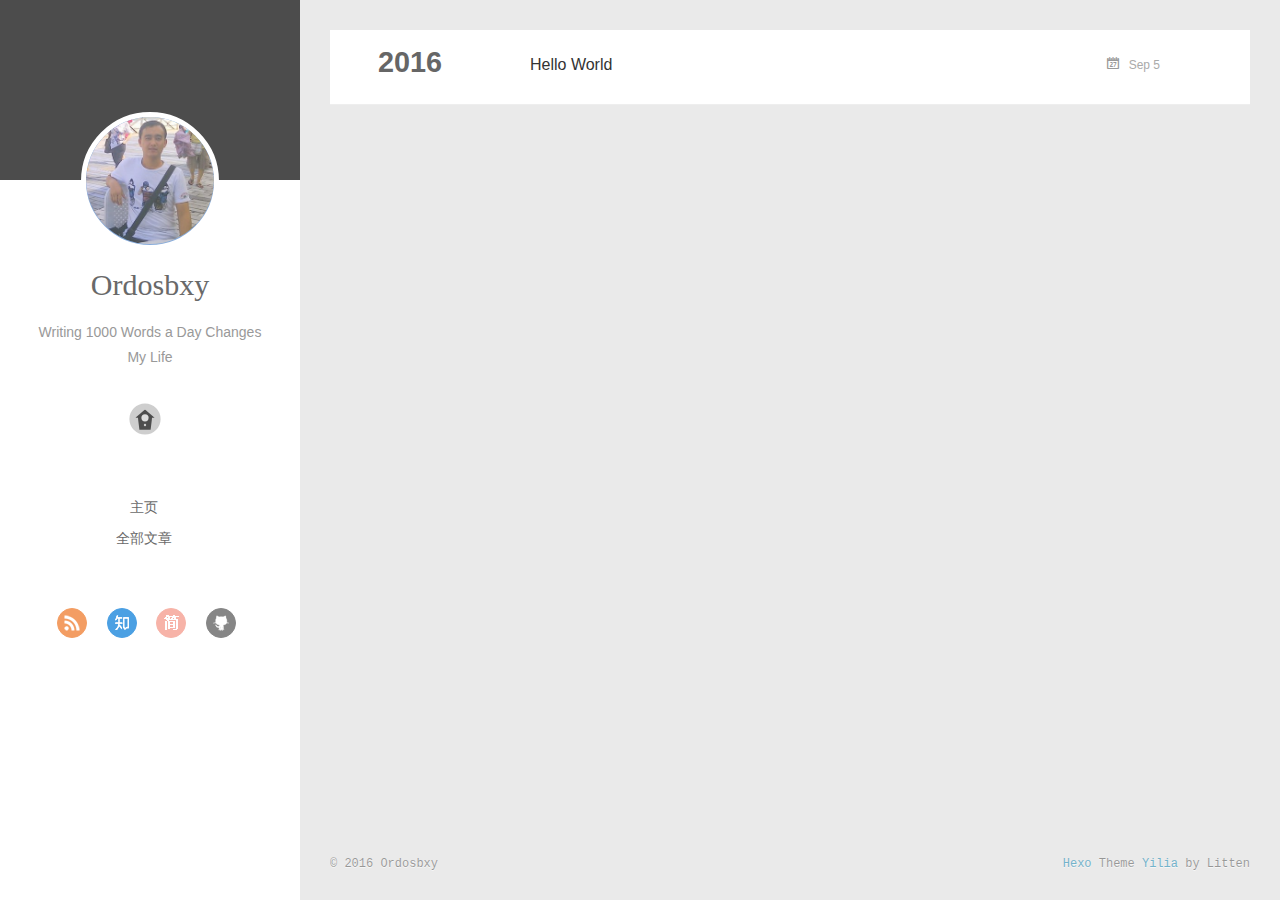
<file: archives/2016/09/index.html>
<!DOCTYPE html>
<html>
<head>
  <meta charset="utf-8">
  
  <meta http-equiv="X-UA-Compatible" content="IE=edge" >
  <title>Archives: 2016/9 | 学原</title>
  <meta name="viewport" content="width=device-width, initial-scale=1, maximum-scale=1">
  <meta property="og:type" content="website">
<meta property="og:title" content="学原">
<meta property="og:url" content="http://yoursite.com/archives/2016/09/index.html">
<meta property="og:site_name" content="学原">
<meta name="twitter:card" content="summary">
<meta name="twitter:title" content="学原">
  
    <link rel="alternative" href="/atom.xml" title="学原" type="application/atom+xml">
  
  
    <link rel="icon" href="/favicon.png">
  
  <link rel="stylesheet" href="/css/style.css">
</head>

<body>
  <div id="container">
    <div class="left-col">
    <div class="overlay"></div>
<div class="intrude-less">
	<header id="header" class="inner">
		<a href="/" class="profilepic">
			
			<img src="/img/avatar.jpg" class="js-avatar" style="width: 100%;height: 100%;opacity: 1;">
			
		</a>

		<hgroup>
		  <h1 class="header-author"><a href="/">Ordosbxy</a></h1>
		</hgroup>

		
		<p class="header-subtitle">Writing 1000 Words a Day Changes My Life</p>
		

		
			<div class="switch-btn">
				<div class="icon">
					<div class="icon-ctn">
						<div class="icon-wrap icon-house" data-idx="0">
							<div class="birdhouse"></div>
							<div class="birdhouse_holes"></div>
						</div>
						<div class="icon-wrap icon-ribbon hide" data-idx="1">
							<div class="ribbon"></div>
						</div>
						
						<div class="icon-wrap icon-link hide" data-idx="2">
							<div class="loopback_l"></div>
							<div class="loopback_r"></div>
						</div>
						
						
						<div class="icon-wrap icon-me hide" data-idx="3">
							<div class="user"></div>
							<div class="shoulder"></div>
						</div>
						
					</div>
					
				</div>
				<div class="tips-box hide">
					<div class="tips-arrow"></div>
					<ul class="tips-inner">
						<li>菜单</li>
						<li>标签</li>
						
						<li>友情链接</li>
						
						
						<li>关于我</li>
						
					</ul>
				</div>
			</div>
		

		<div class="switch-area">
			<div class="switch-wrap">
				<section class="switch-part switch-part1">
					<nav class="header-menu">
						<ul>
						
							<li><a href="/">主页</a></li>
				        
							<li><a href="/archives">全部文章</a></li>
				        
						</ul>
					</nav>
					<nav class="header-nav">
						<div class="social">
							
								<a class="rss" target="_blank" href="#" title="rss">rss</a>
					        
								<a class="zhihu" target="_blank" href="https://www.zhihu.com/people/ordosbxy" title="zhihu">zhihu</a>
					        
								<a class="weibo" target="_blank" href="http://www.jianshu.com/timeline" title="weibo">weibo</a>
					        
								<a class="github" target="_blank" href="https://github.com/Ordosbxy" title="github">github</a>
					        
						</div>
					</nav>
				</section>
				
				
				<section class="switch-part switch-part2">
					<div class="widget tagcloud" id="js-tagcloud">
						
					</div>
				</section>
				
				
				
				<section class="switch-part switch-part3">
					<div id="js-friends">
					
			          <a target="_blank" class="main-nav-link switch-friends-link" href="http://localhost:4000/">奥巴马的博客</a>
			        
			          <a target="_blank" class="main-nav-link switch-friends-link" href="http://localhost:4000/">卡卡的美丽传说</a>
			        
			          <a target="_blank" class="main-nav-link switch-friends-link" href="http://localhost:4000/">本泽马的博客</a>
			        
			          <a target="_blank" class="main-nav-link switch-friends-link" href="http://localhost:4000/">吉格斯的博客</a>
			        
			          <a target="_blank" class="main-nav-link switch-friends-link" href="http://localhost:4000/">习大大大不同</a>
			        
			          <a target="_blank" class="main-nav-link switch-friends-link" href="http://localhost:4000/">托蒂的博客</a>
			        
			        </div>
				</section>
				

				
				
				<section class="switch-part switch-part4">
				
					<div id="js-aboutme">我是谁，我从哪里来，我到哪里去？我就是我，是颜色不一样的吃货…</div>
				</section>
				
			</div>
		</div>
	</header>				
</div>

    </div>
    <div class="mid-col">
      <nav id="mobile-nav">
  	<div class="overlay">
  		<div class="slider-trigger"></div>
  		<h1 class="header-author js-mobile-header hide">Ordosbxy</h1>
  	</div>
	<div class="intrude-less">
		<header id="header" class="inner">
			<div class="profilepic">
				
					<img src="/img/avatar.jpg" class="js-avatar" style="width: 100%;height: 100%;opacity: 1;">
				
			</div>
			<hgroup>
			  <h1 class="header-author">Ordosbxy</h1>
			</hgroup>
			
			<p class="header-subtitle">Writing 1000 Words a Day Changes My Life</p>
			
			<nav class="header-menu">
				<ul>
				
					<li><a href="/">主页</a></li>
		        
					<li><a href="/archives">全部文章</a></li>
		        
		        <div class="clearfix"></div>
				</ul>
			</nav>
			<nav class="header-nav">
				<div class="social">
					
						<a class="rss" target="_blank" href="#" title="rss">rss</a>
			        
						<a class="zhihu" target="_blank" href="https://www.zhihu.com/people/ordosbxy" title="zhihu">zhihu</a>
			        
						<a class="weibo" target="_blank" href="http://www.jianshu.com/timeline" title="weibo">weibo</a>
			        
						<a class="github" target="_blank" href="https://github.com/Ordosbxy" title="github">github</a>
			        
				</div>
			</nav>
		</header>				
	</div>
</nav>

      <div class="body-wrap">
  
  
    
    
      
      
      <section class="archives-wrap">
        <div class="archive-year-wrap">
          <a href="/archives/2016" class="archive-year">2016</a>
        </div>
        <div class="archives">
    
    <article class="archive-article archive-type-post">
  <div class="archive-article-inner">
    <header class="archive-article-header">
      	<div class="article-meta">
	      	<a href="/2016/09/05/myfirst/" class="archive-article-date">
  	<time datetime="2016-09-05T10:05:04.007Z" itemprop="datePublished">Sep 5</time>
</a>
        </div>
    	 
  
    <h1 itemprop="name">
      <a class="archive-article-title" href="/2016/09/05/myfirst/">Hello World</a>
    </h1>
  

        <div class="article-info info-on-right">
          
          

        </div>
        <div class="clearfix"></div>
    </header>
  </div>
</article>
  
  
    </div></section>
  

    

</div>
      <footer id="footer">
  <div class="outer">
    <div id="footer-info">
    	<div class="footer-left">
    		&copy; 2016 Ordosbxy
    	</div>
      	<div class="footer-right">
      		<a href="http://hexo.io/" target="_blank">Hexo</a>  Theme <a href="https://github.com/litten/hexo-theme-yilia" target="_blank">Yilia</a> by Litten
      	</div>
    </div>
  </div>
</footer>
    </div>
    
  <link rel="stylesheet" href="/fancybox/jquery.fancybox.css">


<script>
	var yiliaConfig = {
		fancybox: true,
		mathjax: true,
		animate: false,
		isHome: false,
		isPost: false,
		isArchive: true,
		isTag: false,
		isCategory: false,
		open_in_new: false
	}
</script>
<script src="//7.url.cn/edu/jslib/comb/require-2.1.6,jquery-1.9.1.min.js"></script>
<script src="/js/main.js"></script>






<script type="text/x-mathjax-config">
MathJax.Hub.Config({
    tex2jax: {
        inlineMath: [ ['$','$'], ["\\(","\\)"]  ],
        processEscapes: true,
        skipTags: ['script', 'noscript', 'style', 'textarea', 'pre', 'code']
    }
});

MathJax.Hub.Queue(function() {
    var all = MathJax.Hub.getAllJax(), i;
    for(i=0; i < all.length; i += 1) {
        all[i].SourceElement().parentNode.className += ' has-jax';                 
    }       
});
</script>

<script type="text/javascript" src="//cdn.mathjax.org/mathjax/latest/MathJax.js?config=TeX-AMS-MML_HTMLorMML">
</script>


  </div>
</body>
</html>
</file>
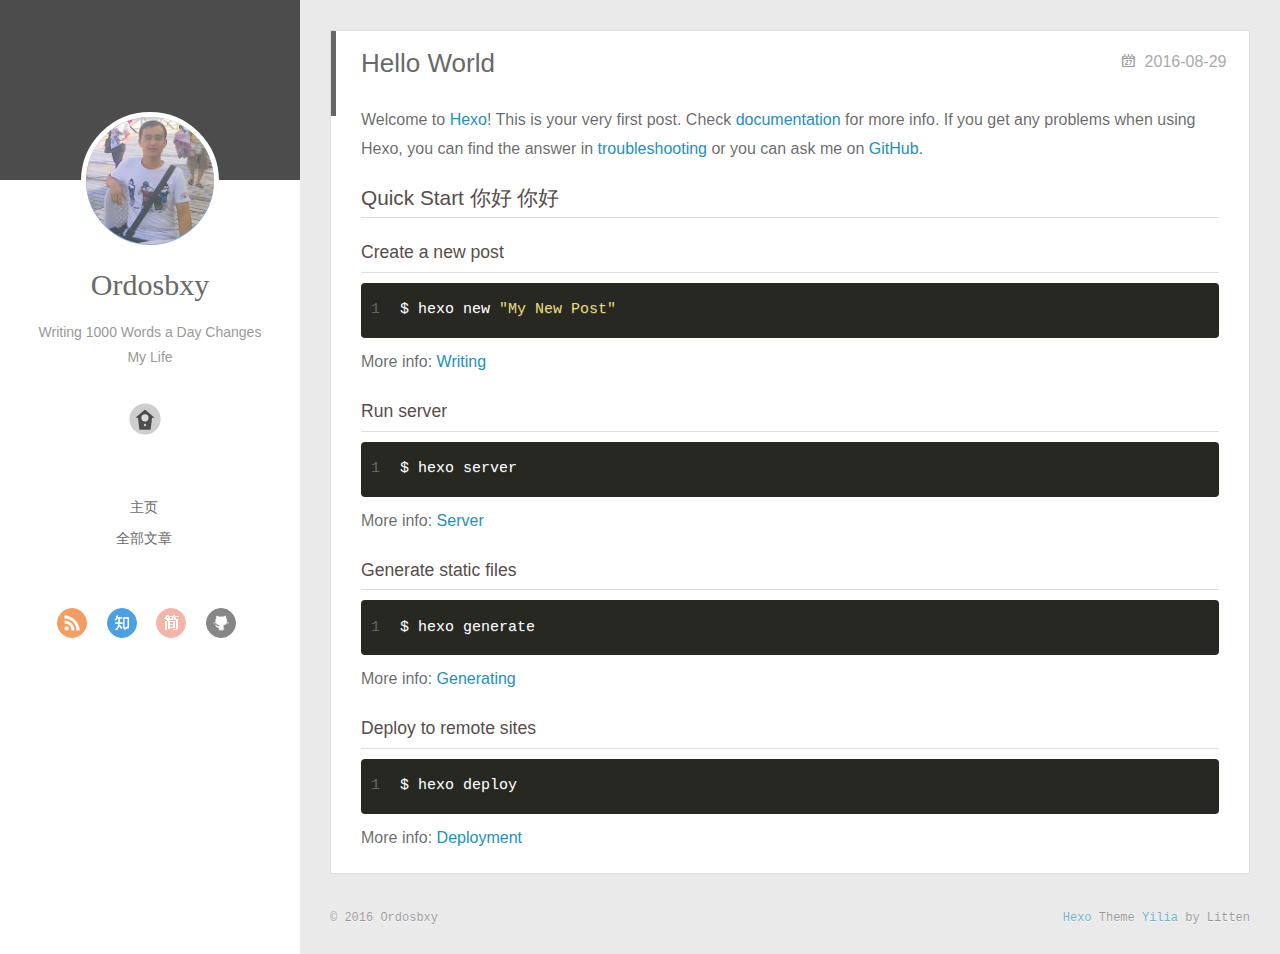
<file: 2016/08/29/hello-world/index.html>
<!DOCTYPE html>
<html>
<head>
  <meta charset="utf-8">
  
  <meta http-equiv="X-UA-Compatible" content="IE=edge" >
  <title>Hello World | 学原</title>
  <meta name="viewport" content="width=device-width, initial-scale=1, maximum-scale=1">
  <meta name="description" content="Welcome to Hexo! This is your very first post. Check documentation for more info. If you get any problems when using Hexo, you can find the answer in troubleshooting or you can ask me on GitHub.
Quick">
<meta property="og:type" content="article">
<meta property="og:title" content="Hello World">
<meta property="og:url" content="http://yoursite.com/2016/08/29/hello-world/index.html">
<meta property="og:site_name" content="学原">
<meta property="og:description" content="Welcome to Hexo! This is your very first post. Check documentation for more info. If you get any problems when using Hexo, you can find the answer in troubleshooting or you can ask me on GitHub.
Quick">
<meta property="og:updated_time" content="2016-09-05T09:23:22.187Z">
<meta name="twitter:card" content="summary">
<meta name="twitter:title" content="Hello World">
<meta name="twitter:description" content="Welcome to Hexo! This is your very first post. Check documentation for more info. If you get any problems when using Hexo, you can find the answer in troubleshooting or you can ask me on GitHub.
Quick">
  
    <link rel="alternative" href="/atom.xml" title="学原" type="application/atom+xml">
  
  
    <link rel="icon" href="/favicon.png">
  
  <link rel="stylesheet" href="/css/style.css">
</head>

<body>
  <div id="container">
    <div class="left-col">
    <div class="overlay"></div>
<div class="intrude-less">
	<header id="header" class="inner">
		<a href="/" class="profilepic">
			
			<img src="/img/avatar.jpg" class="js-avatar" style="width: 100%;height: 100%;opacity: 1;">
			
		</a>

		<hgroup>
		  <h1 class="header-author"><a href="/">Ordosbxy</a></h1>
		</hgroup>

		
		<p class="header-subtitle">Writing 1000 Words a Day Changes My Life</p>
		

		
			<div class="switch-btn">
				<div class="icon">
					<div class="icon-ctn">
						<div class="icon-wrap icon-house" data-idx="0">
							<div class="birdhouse"></div>
							<div class="birdhouse_holes"></div>
						</div>
						<div class="icon-wrap icon-ribbon hide" data-idx="1">
							<div class="ribbon"></div>
						</div>
						
						<div class="icon-wrap icon-link hide" data-idx="2">
							<div class="loopback_l"></div>
							<div class="loopback_r"></div>
						</div>
						
						
						<div class="icon-wrap icon-me hide" data-idx="3">
							<div class="user"></div>
							<div class="shoulder"></div>
						</div>
						
					</div>
					
				</div>
				<div class="tips-box hide">
					<div class="tips-arrow"></div>
					<ul class="tips-inner">
						<li>菜单</li>
						<li>标签</li>
						
						<li>友情链接</li>
						
						
						<li>关于我</li>
						
					</ul>
				</div>
			</div>
		

		<div class="switch-area">
			<div class="switch-wrap">
				<section class="switch-part switch-part1">
					<nav class="header-menu">
						<ul>
						
							<li><a href="/">主页</a></li>
				        
							<li><a href="/archives">全部文章</a></li>
				        
						</ul>
					</nav>
					<nav class="header-nav">
						<div class="social">
							
								<a class="rss" target="_blank" href="#" title="rss">rss</a>
					        
								<a class="zhihu" target="_blank" href="https://www.zhihu.com/people/ordosbxy" title="zhihu">zhihu</a>
					        
								<a class="weibo" target="_blank" href="http://www.jianshu.com/timeline" title="weibo">weibo</a>
					        
								<a class="github" target="_blank" href="https://github.com/Ordosbxy" title="github">github</a>
					        
						</div>
					</nav>
				</section>
				
				
				<section class="switch-part switch-part2">
					<div class="widget tagcloud" id="js-tagcloud">
						
					</div>
				</section>
				
				
				
				<section class="switch-part switch-part3">
					<div id="js-friends">
					
			          <a target="_blank" class="main-nav-link switch-friends-link" href="http://localhost:4000/">奥巴马的博客</a>
			        
			          <a target="_blank" class="main-nav-link switch-friends-link" href="http://localhost:4000/">卡卡的美丽传说</a>
			        
			          <a target="_blank" class="main-nav-link switch-friends-link" href="http://localhost:4000/">本泽马的博客</a>
			        
			          <a target="_blank" class="main-nav-link switch-friends-link" href="http://localhost:4000/">吉格斯的博客</a>
			        
			          <a target="_blank" class="main-nav-link switch-friends-link" href="http://localhost:4000/">习大大大不同</a>
			        
			          <a target="_blank" class="main-nav-link switch-friends-link" href="http://localhost:4000/">托蒂的博客</a>
			        
			        </div>
				</section>
				

				
				
				<section class="switch-part switch-part4">
				
					<div id="js-aboutme">我是谁，我从哪里来，我到哪里去？我就是我，是颜色不一样的吃货…</div>
				</section>
				
			</div>
		</div>
	</header>				
</div>

    </div>
    <div class="mid-col">
      <nav id="mobile-nav">
  	<div class="overlay">
  		<div class="slider-trigger"></div>
  		<h1 class="header-author js-mobile-header hide">Ordosbxy</h1>
  	</div>
	<div class="intrude-less">
		<header id="header" class="inner">
			<div class="profilepic">
				
					<img src="/img/avatar.jpg" class="js-avatar" style="width: 100%;height: 100%;opacity: 1;">
				
			</div>
			<hgroup>
			  <h1 class="header-author">Ordosbxy</h1>
			</hgroup>
			
			<p class="header-subtitle">Writing 1000 Words a Day Changes My Life</p>
			
			<nav class="header-menu">
				<ul>
				
					<li><a href="/">主页</a></li>
		        
					<li><a href="/archives">全部文章</a></li>
		        
		        <div class="clearfix"></div>
				</ul>
			</nav>
			<nav class="header-nav">
				<div class="social">
					
						<a class="rss" target="_blank" href="#" title="rss">rss</a>
			        
						<a class="zhihu" target="_blank" href="https://www.zhihu.com/people/ordosbxy" title="zhihu">zhihu</a>
			        
						<a class="weibo" target="_blank" href="http://www.jianshu.com/timeline" title="weibo">weibo</a>
			        
						<a class="github" target="_blank" href="https://github.com/Ordosbxy" title="github">github</a>
			        
				</div>
			</nav>
		</header>				
	</div>
</nav>

      <div class="body-wrap"><article id="post-hello-world" class="article article-type-post" itemscope itemprop="blogPost">
  
    <div class="article-meta">
      <a href="/2016/08/29/hello-world/" class="article-date">
  	<time datetime="2016-08-29T10:17:33.111Z" itemprop="datePublished">2016-08-29</time>
</a>
    </div>
  
  <div class="article-inner">
    
      <input type="hidden" class="isFancy" />
    
    
      <header class="article-header">
        
  
    <h1 class="article-title" itemprop="name">
      Hello World
    </h1>
  

      </header>
      
      <div class="article-info article-info-post">
        
        

        <div class="clearfix"></div>
      </div>
      
    
    <div class="article-entry" itemprop="articleBody">
      
        <p>Welcome to <a href="https://hexo.io/" target="_blank" rel="external">Hexo</a>! This is your very first post. Check <a href="https://hexo.io/docs/" target="_blank" rel="external">documentation</a> for more info. If you get any problems when using Hexo, you can find the answer in <a href="https://hexo.io/docs/troubleshooting.html" target="_blank" rel="external">troubleshooting</a> or you can ask me on <a href="https://github.com/hexojs/hexo/issues" target="_blank" rel="external">GitHub</a>.</p>
<h2 id="Quick-Start-你好-你好"><a href="#Quick-Start-你好-你好" class="headerlink" title="Quick Start  你好 你好"></a>Quick Start  你好 你好</h2><h3 id="Create-a-new-post"><a href="#Create-a-new-post" class="headerlink" title="Create a new post"></a>Create a new post</h3><figure class="highlight bash"><table><tr><td class="gutter"><pre><div class="line">1</div></pre></td><td class="code"><pre><div class="line">$ hexo new <span class="string">"My New Post"</span></div></pre></td></tr></table></figure>
<p>More info: <a href="https://hexo.io/docs/writing.html" target="_blank" rel="external">Writing</a></p>
<h3 id="Run-server"><a href="#Run-server" class="headerlink" title="Run server"></a>Run server</h3><figure class="highlight bash"><table><tr><td class="gutter"><pre><div class="line">1</div></pre></td><td class="code"><pre><div class="line">$ hexo server</div></pre></td></tr></table></figure>
<p>More info: <a href="https://hexo.io/docs/server.html" target="_blank" rel="external">Server</a></p>
<h3 id="Generate-static-files"><a href="#Generate-static-files" class="headerlink" title="Generate static files"></a>Generate static files</h3><figure class="highlight bash"><table><tr><td class="gutter"><pre><div class="line">1</div></pre></td><td class="code"><pre><div class="line">$ hexo generate</div></pre></td></tr></table></figure>
<p>More info: <a href="https://hexo.io/docs/generating.html" target="_blank" rel="external">Generating</a></p>
<h3 id="Deploy-to-remote-sites"><a href="#Deploy-to-remote-sites" class="headerlink" title="Deploy to remote sites"></a>Deploy to remote sites</h3><figure class="highlight bash"><table><tr><td class="gutter"><pre><div class="line">1</div></pre></td><td class="code"><pre><div class="line">$ hexo deploy</div></pre></td></tr></table></figure>
<p>More info: <a href="https://hexo.io/docs/deployment.html" target="_blank" rel="external">Deployment</a></p>

      
    </div>
    
  </div>
  
    
  
</article>






<div class="duoshuo">
	<!-- 多说评论框 start -->
	<div class="ds-thread" data-thread-key="hello-world" data-title="Hello World" data-url="http://yoursite.com/2016/08/29/hello-world/"></div>
	<!-- 多说评论框 end -->
	<!-- 多说公共JS代码 start (一个网页只需插入一次) -->
	<script type="text/javascript">
	var duoshuoQuery = {short_name:"true"};
	(function() {
		var ds = document.createElement('script');
		ds.type = 'text/javascript';ds.async = true;
		ds.src = (document.location.protocol == 'https:' ? 'https:' : 'http:') + '//static.duoshuo.com/embed.js';
		ds.charset = 'UTF-8';
		(document.getElementsByTagName('head')[0] 
		 || document.getElementsByTagName('body')[0]).appendChild(ds);
	})();
	</script>
	<!-- 多说公共JS代码 end -->
</div>




</div>
      <footer id="footer">
  <div class="outer">
    <div id="footer-info">
    	<div class="footer-left">
    		&copy; 2016 Ordosbxy
    	</div>
      	<div class="footer-right">
      		<a href="http://hexo.io/" target="_blank">Hexo</a>  Theme <a href="https://github.com/litten/hexo-theme-yilia" target="_blank">Yilia</a> by Litten
      	</div>
    </div>
  </div>
</footer>
    </div>
    
  <link rel="stylesheet" href="/fancybox/jquery.fancybox.css">


<script>
	var yiliaConfig = {
		fancybox: true,
		mathjax: true,
		animate: false,
		isHome: false,
		isPost: true,
		isArchive: false,
		isTag: false,
		isCategory: false,
		open_in_new: false
	}
</script>
<script src="//7.url.cn/edu/jslib/comb/require-2.1.6,jquery-1.9.1.min.js"></script>
<script src="/js/main.js"></script>






<script type="text/x-mathjax-config">
MathJax.Hub.Config({
    tex2jax: {
        inlineMath: [ ['$','$'], ["\\(","\\)"]  ],
        processEscapes: true,
        skipTags: ['script', 'noscript', 'style', 'textarea', 'pre', 'code']
    }
});

MathJax.Hub.Queue(function() {
    var all = MathJax.Hub.getAllJax(), i;
    for(i=0; i < all.length; i += 1) {
        all[i].SourceElement().parentNode.className += ' has-jax';                 
    }       
});
</script>

<script type="text/javascript" src="//cdn.mathjax.org/mathjax/latest/MathJax.js?config=TeX-AMS-MML_HTMLorMML">
</script>


  </div>
</body>
</html>
</file>
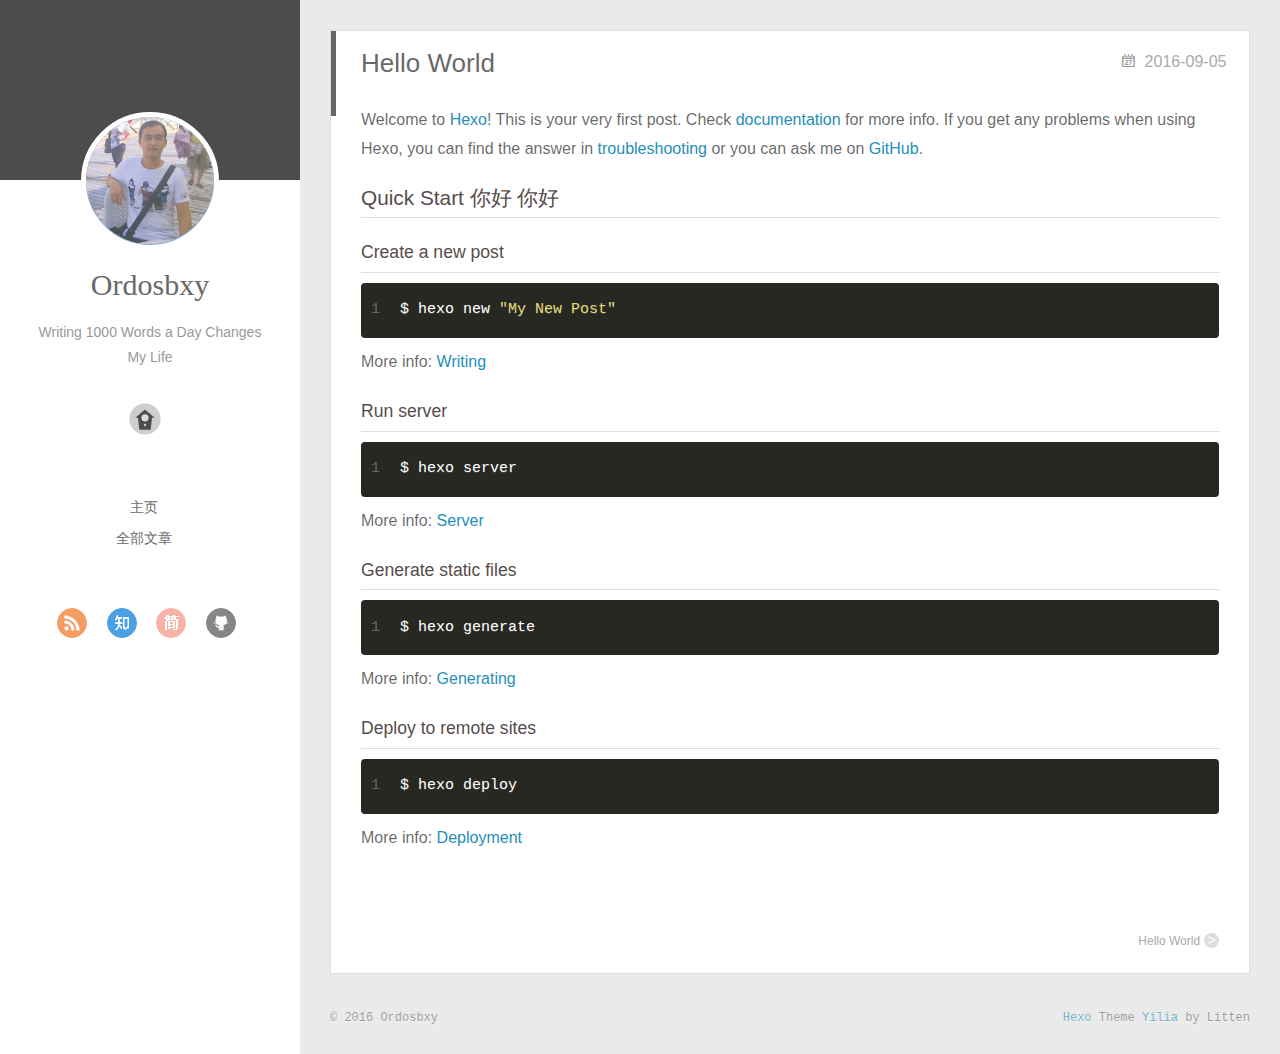
<file: 2016/09/05/myfirst/index.html>
<!DOCTYPE html>
<html>
<head>
  <meta charset="utf-8">
  
  <meta http-equiv="X-UA-Compatible" content="IE=edge" >
  <title>Hello World | 学原</title>
  <meta name="viewport" content="width=device-width, initial-scale=1, maximum-scale=1">
  <meta name="description" content="Welcome to Hexo! This is your very first post. Check documentation for more info. If you get any problems when using Hexo, you can find the answer in troubleshooting or you can ask me on GitHub.
Quick">
<meta property="og:type" content="article">
<meta property="og:title" content="Hello World">
<meta property="og:url" content="http://yoursite.com/2016/09/05/myfirst/index.html">
<meta property="og:site_name" content="学原">
<meta property="og:description" content="Welcome to Hexo! This is your very first post. Check documentation for more info. If you get any problems when using Hexo, you can find the answer in troubleshooting or you can ask me on GitHub.
Quick">
<meta property="og:updated_time" content="2016-09-05T09:23:22.187Z">
<meta name="twitter:card" content="summary">
<meta name="twitter:title" content="Hello World">
<meta name="twitter:description" content="Welcome to Hexo! This is your very first post. Check documentation for more info. If you get any problems when using Hexo, you can find the answer in troubleshooting or you can ask me on GitHub.
Quick">
  
    <link rel="alternative" href="/atom.xml" title="学原" type="application/atom+xml">
  
  
    <link rel="icon" href="/favicon.png">
  
  <link rel="stylesheet" href="/css/style.css">
</head>

<body>
  <div id="container">
    <div class="left-col">
    <div class="overlay"></div>
<div class="intrude-less">
	<header id="header" class="inner">
		<a href="/" class="profilepic">
			
			<img src="/img/avatar.jpg" class="js-avatar" style="width: 100%;height: 100%;opacity: 1;">
			
		</a>

		<hgroup>
		  <h1 class="header-author"><a href="/">Ordosbxy</a></h1>
		</hgroup>

		
		<p class="header-subtitle">Writing 1000 Words a Day Changes My Life</p>
		

		
			<div class="switch-btn">
				<div class="icon">
					<div class="icon-ctn">
						<div class="icon-wrap icon-house" data-idx="0">
							<div class="birdhouse"></div>
							<div class="birdhouse_holes"></div>
						</div>
						<div class="icon-wrap icon-ribbon hide" data-idx="1">
							<div class="ribbon"></div>
						</div>
						
						<div class="icon-wrap icon-link hide" data-idx="2">
							<div class="loopback_l"></div>
							<div class="loopback_r"></div>
						</div>
						
						
						<div class="icon-wrap icon-me hide" data-idx="3">
							<div class="user"></div>
							<div class="shoulder"></div>
						</div>
						
					</div>
					
				</div>
				<div class="tips-box hide">
					<div class="tips-arrow"></div>
					<ul class="tips-inner">
						<li>菜单</li>
						<li>标签</li>
						
						<li>友情链接</li>
						
						
						<li>关于我</li>
						
					</ul>
				</div>
			</div>
		

		<div class="switch-area">
			<div class="switch-wrap">
				<section class="switch-part switch-part1">
					<nav class="header-menu">
						<ul>
						
							<li><a href="/">主页</a></li>
				        
							<li><a href="/archives">全部文章</a></li>
				        
						</ul>
					</nav>
					<nav class="header-nav">
						<div class="social">
							
								<a class="rss" target="_blank" href="#" title="rss">rss</a>
					        
								<a class="zhihu" target="_blank" href="https://www.zhihu.com/people/ordosbxy" title="zhihu">zhihu</a>
					        
								<a class="weibo" target="_blank" href="http://www.jianshu.com/timeline" title="weibo">weibo</a>
					        
								<a class="github" target="_blank" href="https://github.com/Ordosbxy" title="github">github</a>
					        
						</div>
					</nav>
				</section>
				
				
				<section class="switch-part switch-part2">
					<div class="widget tagcloud" id="js-tagcloud">
						
					</div>
				</section>
				
				
				
				<section class="switch-part switch-part3">
					<div id="js-friends">
					
			          <a target="_blank" class="main-nav-link switch-friends-link" href="http://localhost:4000/">奥巴马的博客</a>
			        
			          <a target="_blank" class="main-nav-link switch-friends-link" href="http://localhost:4000/">卡卡的美丽传说</a>
			        
			          <a target="_blank" class="main-nav-link switch-friends-link" href="http://localhost:4000/">本泽马的博客</a>
			        
			          <a target="_blank" class="main-nav-link switch-friends-link" href="http://localhost:4000/">吉格斯的博客</a>
			        
			          <a target="_blank" class="main-nav-link switch-friends-link" href="http://localhost:4000/">习大大大不同</a>
			        
			          <a target="_blank" class="main-nav-link switch-friends-link" href="http://localhost:4000/">托蒂的博客</a>
			        
			        </div>
				</section>
				

				
				
				<section class="switch-part switch-part4">
				
					<div id="js-aboutme">我是谁，我从哪里来，我到哪里去？我就是我，是颜色不一样的吃货…</div>
				</section>
				
			</div>
		</div>
	</header>				
</div>

    </div>
    <div class="mid-col">
      <nav id="mobile-nav">
  	<div class="overlay">
  		<div class="slider-trigger"></div>
  		<h1 class="header-author js-mobile-header hide">Ordosbxy</h1>
  	</div>
	<div class="intrude-less">
		<header id="header" class="inner">
			<div class="profilepic">
				
					<img src="/img/avatar.jpg" class="js-avatar" style="width: 100%;height: 100%;opacity: 1;">
				
			</div>
			<hgroup>
			  <h1 class="header-author">Ordosbxy</h1>
			</hgroup>
			
			<p class="header-subtitle">Writing 1000 Words a Day Changes My Life</p>
			
			<nav class="header-menu">
				<ul>
				
					<li><a href="/">主页</a></li>
		        
					<li><a href="/archives">全部文章</a></li>
		        
		        <div class="clearfix"></div>
				</ul>
			</nav>
			<nav class="header-nav">
				<div class="social">
					
						<a class="rss" target="_blank" href="#" title="rss">rss</a>
			        
						<a class="zhihu" target="_blank" href="https://www.zhihu.com/people/ordosbxy" title="zhihu">zhihu</a>
			        
						<a class="weibo" target="_blank" href="http://www.jianshu.com/timeline" title="weibo">weibo</a>
			        
						<a class="github" target="_blank" href="https://github.com/Ordosbxy" title="github">github</a>
			        
				</div>
			</nav>
		</header>				
	</div>
</nav>

      <div class="body-wrap"><article id="post-myfirst" class="article article-type-post" itemscope itemprop="blogPost">
  
    <div class="article-meta">
      <a href="/2016/09/05/myfirst/" class="article-date">
  	<time datetime="2016-09-05T10:05:04.007Z" itemprop="datePublished">2016-09-05</time>
</a>
    </div>
  
  <div class="article-inner">
    
      <input type="hidden" class="isFancy" />
    
    
      <header class="article-header">
        
  
    <h1 class="article-title" itemprop="name">
      Hello World
    </h1>
  

      </header>
      
      <div class="article-info article-info-post">
        
        

        <div class="clearfix"></div>
      </div>
      
    
    <div class="article-entry" itemprop="articleBody">
      
        <p>Welcome to <a href="https://hexo.io/" target="_blank" rel="external">Hexo</a>! This is your very first post. Check <a href="https://hexo.io/docs/" target="_blank" rel="external">documentation</a> for more info. If you get any problems when using Hexo, you can find the answer in <a href="https://hexo.io/docs/troubleshooting.html" target="_blank" rel="external">troubleshooting</a> or you can ask me on <a href="https://github.com/hexojs/hexo/issues" target="_blank" rel="external">GitHub</a>.</p>
<h2 id="Quick-Start-你好-你好"><a href="#Quick-Start-你好-你好" class="headerlink" title="Quick Start  你好 你好"></a>Quick Start  你好 你好</h2><h3 id="Create-a-new-post"><a href="#Create-a-new-post" class="headerlink" title="Create a new post"></a>Create a new post</h3><figure class="highlight bash"><table><tr><td class="gutter"><pre><div class="line">1</div></pre></td><td class="code"><pre><div class="line">$ hexo new <span class="string">"My New Post"</span></div></pre></td></tr></table></figure>
<p>More info: <a href="https://hexo.io/docs/writing.html" target="_blank" rel="external">Writing</a></p>
<h3 id="Run-server"><a href="#Run-server" class="headerlink" title="Run server"></a>Run server</h3><figure class="highlight bash"><table><tr><td class="gutter"><pre><div class="line">1</div></pre></td><td class="code"><pre><div class="line">$ hexo server</div></pre></td></tr></table></figure>
<p>More info: <a href="https://hexo.io/docs/server.html" target="_blank" rel="external">Server</a></p>
<h3 id="Generate-static-files"><a href="#Generate-static-files" class="headerlink" title="Generate static files"></a>Generate static files</h3><figure class="highlight bash"><table><tr><td class="gutter"><pre><div class="line">1</div></pre></td><td class="code"><pre><div class="line">$ hexo generate</div></pre></td></tr></table></figure>
<p>More info: <a href="https://hexo.io/docs/generating.html" target="_blank" rel="external">Generating</a></p>
<h3 id="Deploy-to-remote-sites"><a href="#Deploy-to-remote-sites" class="headerlink" title="Deploy to remote sites"></a>Deploy to remote sites</h3><figure class="highlight bash"><table><tr><td class="gutter"><pre><div class="line">1</div></pre></td><td class="code"><pre><div class="line">$ hexo deploy</div></pre></td></tr></table></figure>
<p>More info: <a href="https://hexo.io/docs/deployment.html" target="_blank" rel="external">Deployment</a></p>

      
    </div>
    
  </div>
  
    
<nav id="article-nav">
  
  
    <a href="/2016/08/29/hello-world/" id="article-nav-older" class="article-nav-link-wrap">
      <div class="article-nav-title">Hello World</div>
      <strong class="article-nav-caption">></strong>
    </a>
  
</nav>

  
</article>






<div class="duoshuo">
	<!-- 多说评论框 start -->
	<div class="ds-thread" data-thread-key="myfirst" data-title="Hello World" data-url="http://yoursite.com/2016/09/05/myfirst/"></div>
	<!-- 多说评论框 end -->
	<!-- 多说公共JS代码 start (一个网页只需插入一次) -->
	<script type="text/javascript">
	var duoshuoQuery = {short_name:"true"};
	(function() {
		var ds = document.createElement('script');
		ds.type = 'text/javascript';ds.async = true;
		ds.src = (document.location.protocol == 'https:' ? 'https:' : 'http:') + '//static.duoshuo.com/embed.js';
		ds.charset = 'UTF-8';
		(document.getElementsByTagName('head')[0] 
		 || document.getElementsByTagName('body')[0]).appendChild(ds);
	})();
	</script>
	<!-- 多说公共JS代码 end -->
</div>




</div>
      <footer id="footer">
  <div class="outer">
    <div id="footer-info">
    	<div class="footer-left">
    		&copy; 2016 Ordosbxy
    	</div>
      	<div class="footer-right">
      		<a href="http://hexo.io/" target="_blank">Hexo</a>  Theme <a href="https://github.com/litten/hexo-theme-yilia" target="_blank">Yilia</a> by Litten
      	</div>
    </div>
  </div>
</footer>
    </div>
    
  <link rel="stylesheet" href="/fancybox/jquery.fancybox.css">


<script>
	var yiliaConfig = {
		fancybox: true,
		mathjax: true,
		animate: false,
		isHome: false,
		isPost: true,
		isArchive: false,
		isTag: false,
		isCategory: false,
		open_in_new: false
	}
</script>
<script src="//7.url.cn/edu/jslib/comb/require-2.1.6,jquery-1.9.1.min.js"></script>
<script src="/js/main.js"></script>






<script type="text/x-mathjax-config">
MathJax.Hub.Config({
    tex2jax: {
        inlineMath: [ ['$','$'], ["\\(","\\)"]  ],
        processEscapes: true,
        skipTags: ['script', 'noscript', 'style', 'textarea', 'pre', 'code']
    }
});

MathJax.Hub.Queue(function() {
    var all = MathJax.Hub.getAllJax(), i;
    for(i=0; i < all.length; i += 1) {
        all[i].SourceElement().parentNode.className += ' has-jax';                 
    }       
});
</script>

<script type="text/javascript" src="//cdn.mathjax.org/mathjax/latest/MathJax.js?config=TeX-AMS-MML_HTMLorMML">
</script>


  </div>
</body>
</html>
</file>
<file: css/style.css>
body {
  width: 100%;
}
body:before,
body:after {
  content: "";
  display: table;
}
body:after {
  clear: both;
}
@font-face {
  font-family: 'FontAwesome';
  src: url("fonts/fontawesome-webfont.eot");
  src: url("fonts/fontawesome-webfont.eot?#iefix") format("embedded-opentype"), url("fonts/fontawesome-webfont.woff") format("woff"), url("fonts/fontawesome-webfont.ttf") format("truetype"), url("fonts/fontawesome-webfont.svgz#FontAwesomeRegular") format("svg"), url("fonts/fontawesome-webfont.svg#FontAwesomeRegular") format("svg");
  font-weight: normal;
  font-style: normal;
}
html,
body,
div,
span,
applet,
object,
iframe,
h1,
h2,
h3,
h4,
h5,
h6,
p,
blockquote,
pre,
a,
abbr,
acronym,
address,
big,
cite,
code,
del,
dfn,
em,
img,
ins,
kbd,
q,
s,
samp,
small,
strike,
strong,
sub,
sup,
tt,
var,
dl,
dt,
dd,
ol,
ul,
li,
fieldset,
form,
label,
legend,
table,
caption,
tbody,
tfoot,
thead,
tr,
th,
td {
  margin: 0;
  padding: 0;
  border: 0;
  outline: 0;
  font-weight: inherit;
  font-style: inherit;
  font-family: inherit;
  font-size: 100%;
  vertical-align: baseline;
}
body {
  line-height: 1;
  color: #000;
  background: #fff;
}
ol,
ul {
  list-style: none;
}
table {
  border-collapse: separate;
  border-spacing: 0;
  vertical-align: middle;
}
caption,
th,
td {
  text-align: left;
  font-weight: normal;
  vertical-align: middle;
}
a img {
  border: none;
}
ol {
  list-style: decimal;
  padding-left: 20px;
}
ul {
  list-style: none;
}
input,
button {
  margin: 0;
  padding: 0;
}
input::-moz-focus-inner,
button::-moz-focus-inner {
  border: 0;
  padding: 0;
}
@font-face {
  font-family: FontAwesome;
  font-style: normal;
  font-weight: normal;
  src: url("fonts/fontawesome-webfont.eot?v=#4.0.3");
  src: url("fonts/fontawesome-webfont.eot?#iefix&v=#4.0.3") format("embedded-opentype"), url("fonts/fontawesome-webfont.woff?v=#4.0.3") format("woff"), url("fonts/fontawesome-webfont.ttf?v=#4.0.3") format("truetype"), url("fonts/fontawesome-webfont.svg#fontawesomeregular?v=#4.0.3") format("svg");
}
html,
body,
#container {
  height: 100%;
}
body {
  font-family: "微软雅黑", "HelveticaNeue-Light", "Helvetica Neue Light", "Helvetica Neue", Helvetica, Arial, sans-serif;
  font-size: 16px;
  background: #fff;
  color: rgba(0,0,0,0.6);
  -webkit-overflow-scrolling: touch;
}
h1,
h2,
h3 {
  display: block;
}
h1 {
  font-size: 1.5em;
}
h2 {
  font-size: 1.3em;
}
h3 {
  font-size: 1.1em;
}
h4,
h5,
h6 {
  font-size: 1em;
}
a {
  text-decoration: none;
  outline-width: 0;
  color: #258fb8;
  outline: none;
}
.alignleft {
  float: left;
}
.alignright {
  float: right;
}
.clearfix {
  *zoom: 1;
}
.clearfix:after {
  content: "";
  display: table;
  clear: both;
}
.inner {
  width: 1000px;
  margin: 0 auto;
}
.hide {
  display: none;
}
@media screen and (max-width: 1040px) {
  .inner {
    width: 100%;
  }
}
#container {
  position: relative;
  min-height: 100%;
}
#container #mobile-nav {
  display: none;
}
#container #mobile-nav .overlay {
  height: 110px;
  position: absolute;
  width: 100%;
  background: #4d4d4d;
}
#container #mobile-nav .overlay.fixed {
  position: fixed;
  height: 42px;
  z-index: 99;
}
#container #mobile-nav #header {
  padding: 10px 0 0 0;
}
#container #mobile-nav #header .profilepic {
  display: block;
  position: relative;
  z-index: 100;
}
#container #mobile-nav #header .header-menu {
  height: auto;
  margin: 10px;
}
#container #mobile-nav #header .header-menu ul {
  text-align: center;
  cursor: default;
}
#container #mobile-nav #header .header-menu li {
  display: inline-block;
  margin: 3px;
}
#container .left-col {
  background: #fff;
  width: 300px;
  position: fixed;
  opacity: 1;
  -webkit-transition: all 0.2s ease-in;
  -moz-transition: all 0.2s ease-in;
  -ms-transition: all 0.2s ease-in;
  transition: all 0.2s ease-in;
  height: 100%;
}
#container .left-col .overlay {
  width: 100%;
  height: 180px;
  background-color: #000;
  position: absolute;
  opacity: 0.7;
}
#container .left-col .intrude-less {
  width: 76%;
  text-align: center;
  margin: 112px auto 0;
}
#container .mid-col {
  position: absolute;
  right: 0;
  min-height: 100%;
  background: #eaeaea;
  left: 300px;
  width: auto;
}
@media screen and (max-width: 800px) {
  #container .left-col {
    display: none;
  }
  #container .mid-col {
    left: 0;
  }
  #container #header .header-nav {
    position: relative;
  }
  #container .header-author.fixed {
    position: fixed;
    top: -13px;
    width: 100%;
    color: #ddd;
  }
  #container .overlay .slider-trigger {
    position: absolute;
    z-index: 101;
    bottom: 0;
    left: 0;
    width: 42px;
    height: 42px;
  }
  #container .overlay .slider-trigger:hover {
    background: #444;
  }
  #container .overlay .slider-trigger:before {
    color: #ddd;
    content: "\f00b";
    font: 16px FontAwesome;
    width: 16px;
    height: 16px;
    margin-left: 9px;
    margin-top: 14px;
    display: block;
  }
  #container .article-header {
    border-left: none;
    padding: 0;
    border-bottom: 1px dotted #ddd;
  }
  #container .article-header h1 {
    margin-bottom: 10px;
  }
  #container .header-subtitle {
    padding: 0 24px;
  }
  #container .article-info-index.article-info {
    padding-top: 10px;
    margin: 0;
    border-top: 1px solid #ddd;
  }
  #container .article-info-post.article-info {
    margin: 0;
    padding-top: 10px;
    border: none;
  }
  #container .article-more-link a {
    float: right;
  }
  #container #viewer-box .viewer-box-l {
    font-size: 14px;
  }
  #container .article {
    padding: 10px;
    margin: 10px;
    font-size: 14px;
  }
  #container .article .article-entry {
    padding-left: 0;
    padding-right: 0;
    padding-top: 10px;
  }
  #container .article .article-title {
    font-size: 18px;
    max-width: 185px;
    display: block;
    margin: 0;
  }
  #container .article .article-meta {
    width: auto;
    height: 30px;
    margin-top: -5px;
    position: ralative;
  }
  #container .article .article-meta .article-date {
    font-size: 12px;
    border-radius: 0;
    color: #666;
    background: none;
    height: auto;
    padding: 0;
    margin: 0;
    width: 100%;
    text-align: left;
    margin-left: 10px;
  }
  #container .article .article-meta .article-date time {
    width: auto;
    float: right;
    margin-right: 10px;
  }
  #container .article .article-meta .article-tag-list {
    margin-top: 7px;
    position: absolute;
    right: 10px;
    top: 0;
  }
  #container .article .article-meta .article-tag-list:before {
    float: left;
    margin-top: 1px;
    left: 0;
  }
  #container .article .article-meta .article-tag-list .article-tag-list-item {
    float: left;
    padding-left: 0;
    width: auto;
    max-width: 83px;
  }
  #container .article .article-meta .article-category {
    margin-top: 7px;
    position: absolute;
    right: 10px;
    top: -30px;
  }
  #container .article .article-meta .article-category:before {
    float: left;
    margin-top: 1px;
    left: 15px;
  }
  #container .article .article-meta .article-category .article-category-link {
    max-width: 83px;
    width: auto;
    padding-left: 10px;
  }
  #container .article .article-nav-link-wrap {
    margin: 5px 0;
  }
  #container .article .article-nav-link-wrap strong {
    float: left;
    margin-right: 5px;
  }
  #container .article #article-nav-older {
    float: none;
    display: block;
  }
  #container .share {
    padding: 3px 10px;
  }
  #container .duoshuo {
    padding: 0 13px;
  }
  #container #disqus_thread {
    padding: 0 13px;
  }
  #container #mobile-nav {
    display: block;
  }
  #container #page-nav .extend {
    opacity: 1;
  }
  #container .instagram .open-ins {
    left: 2px;
    top: -30px;
    color: #aaa;
  }
  #container .info-on-right {
    float: initial;
  }
  #container .archives-wrap {
    margin: 10px 10px 0px;
    padding: 10px;
  }
  #container .archives-wrap .archive-article-title {
    font-size: 14px;
  }
  #container .archives-wrap .archive-year-wrap {
    position: relative;
    padding: 0 0 0 0;
  }
  #container .archives-wrap .archive-year-wrap a {
    padding: 0 0 0 0;
  }
  #container .archives-wrap .article-meta .archive-article-date {
    font-size: 12px;
    margin-right: 10px;
    margin-top: -5px;
  }
  #container .archives-wrap .article-meta .article-tag-list-link {
    font-size: 12px;
  }
  #container .archives .archive-article {
    padding: 10px 0;
    margin-left: 0;
  }
  #container #footer .footer-left {
    float: initial;
    margin-bottom: 10px;
  }
  #container #footer .footer-right {
    float: initial;
  }
}
.header-author {
  text-align: center;
  margin: 0.67em 0;
  font-family: Roboto, "Roboto", serif;
  font-size: 30px;
  -webkit-transition: 0.3s;
  -moz-transition: 0.3s;
  -ms-transition: 0.3s;
  transition: 0.3s;
}
#header {
  width: 100%;
}
#header a {
  color: #696969;
}
#header a:hover {
  color: #b0a0aa;
}
#header .profilepic {
  text-align: center;
  display: block;
  border: 5px solid #fff;
  border-radius: 300px;
  width: 128px;
  height: 128px;
  margin: 0 auto;
  position: relative;
  overflow: hidden;
  background: #88acdb;
  -webkit-transition: all 0.2s ease-in;
  display: -webkit-box;
  -webkit-box-orient: horizontal;
  -webkit-box-pack: center;
  -webkit-box-align: center;
  text-align: center;
}
#header .profilepic img {
  width: 20%;
  height: 20%;
  border-radius: 300px;
  opacity: 0;
  -webkit-transition: all 0.2s ease-in;
}
#header .profilepic img.show {
  width: 100%;
  height: 100%;
  opacity: 1;
}
#header .header-subtitle {
  text-align: center;
  color: #999;
  font-size: 14px;
  line-height: 25px;
  overflow: hidden;
  text-overflow: ellipsis;
  display: -webkit-box;
  -webkit-line-clamp: 2;
  -webkit-box-orient: vertical;
}
#header .header-menu {
  font-weight: 300;
  line-height: 31px;
  cursor: pointer;
  text-transform: uppercase;
  float: none;
  min-height: 150px;
  margin-left: -12px;
  text-align: center;
  display: -webkit-box;
  -webkit-box-orient: horizontal;
  -webkit-box-pack: center;
  -webkit-box-align: center;
}
#header .header-menu li {
  cursor: default;
}
#header .header-menu li a {
  font-size: 14px;
  min-width: 300px;
}
#header .switch-area {
  position: relative;
  width: 100%;
  overflow: hidden;
  min-height: 500px;
  font-size: 14px;
}
#header .switch-area .switch-wrap {
  -webkit-transition: -webkit-transform 0.3s ease-in;
  -moz-transition: -moz-transform 0.3s ease-in;
  -ms-transition: -ms-transform 0.3s ease-in;
  transition: transform 0.3s ease-in;
  position: relative;
}
#header .turn-left {
  -webkit-transform: translate(-100%, 0);
  -moz-transform: translate(-100%, 0);
  -ms-transform: translate(-100%, 0);
  transform: translate(-100%, 0);
}
#header .header-nav {
  width: 100%;
  position: absolute;
  -webkit-transition: -webkit-transform 0.3s ease-in;
  -moz-transition: -moz-transform 0.3s ease-in;
  -ms-transition: -ms-transform 0.3s ease-in;
  transition: transform 0.3s ease-in;
}
#header .header-nav .social {
  margin-right: 15px;
  margin-top: 10px;
  text-align: center;
}
#header .header-nav .social a {
  border-radius: 50%;
  display: -moz-inline-stack;
  display: inline-block;
  vertical-align: middle;
  *vertical-align: auto;
  zoom: 1;
  *display: inline;
  text-indent: -9999px;
  margin: 0 8px 15px 8px;
  opacity: 0.7;
  width: 28px;
  height: 28px;
  -webkit-transition: 0.3s;
  -moz-transition: 0.3s;
  -ms-transition: 0.3s;
  transition: 0.3s;
}
#header .header-nav .social a:hover {
  opacity: 1;
}
#header .header-nav .social a:last-of-type {
  margin-right: 0;
}
#header .header-nav .social a.weibo {
  background: url("/img/jianshu.png") center no-repeat #f49484;
  border: 1px solid #f49484;
}
#header .header-nav .social a.weibo:hover {
  border: 1px solid #e1897a;
}
#header .header-nav .social a.rss {
  background: url("/img/rss.png") center no-repeat #ef7522;
  border: 1px solid #ef7522;
}
#header .header-nav .social a.rss:hover {
  border: 1px solid #cf5d0f;
}
#header .header-nav .social a.github {
  background: url("/img/github.png") center no-repeat #535353;
  border: 1px solid #535353;
}
#header .header-nav .social a.github:hover {
  border: 1px solid #424141;
}
#header .header-nav .social a.facebook {
  background: url("/img/facebook.png") center no-repeat #3b5998;
  border: 1px solid #3b5998;
}
#header .header-nav .social a.facebook:hover {
  border: 1px solid #2d4373;
}
#header .header-nav .social a.google {
  background: url("/img/google.png") center no-repeat #c83d20;
  border: 1px solid #c83d20;
}
#header .header-nav .social a.google:hover {
  border: 1px solid #9c3019;
}
#header .header-nav .social a.twitter {
  background: url("/img/twitter.png") center no-repeat #55cff8;
  border: 1px solid #55cff8;
}
#header .header-nav .social a.twitter:hover {
  border: 1px solid #24c1f6;
}
#header .header-nav .social a.linkedin {
  background: url("/img/linkedin.png") center no-repeat #005a87;
  border: 1px solid #005a87;
}
#header .header-nav .social a.linkedin:hover {
  border: 1px solid #006b98;
}
#header .header-nav .social a.zhihu {
  background: url("/img/zhihu.png") center no-repeat #0078d8;
  border: 1px solid #0078d8;
}
#header .header-nav .social a.zhihu:hover {
  border: 1px solid #0078d8;
}
#header .header-nav .social a.douban {
  background: url("/img/douban.png") center no-repeat #06c611;
  border: 1px solid #06c611;
}
#header .header-nav .social a.douban:hover {
  border: 1px solid #06c611;
}
#header .header-nav .social a.mail {
  background: url("/img/mail.png") center no-repeat #005a87;
  border: 1px solid #005a87;
}
#header .header-nav .social a.mail:hover {
  border: 1px solid #006b98;
}
#header .switch-part {
  width: 100%;
  position: absolute;
}
#header .switch-part1 {
  left: 0;
}
#header .switch-part2 {
  left: 100%;
  top: 20px;
  overlay-x: hidden;
  overflow-y: auto;
  max-height: 200px;
}
#header .switch-part3 {
  left: 200%;
  line-height: 30px;
}
#header .switch-part3 .switch-friends-link {
  margin-right: 9px;
  border-radius: 3px;
  padding: 5px;
}
#header .switch-part3 .switch-friends-link:hover {
  background: #88acdb;
  color: #fff;
}
#header .switch-part4 {
  left: 300%;
  text-align: left;
  line-height: 30px;
}
.duoshuo {
  padding: 0 40px;
}
#disqus_thread {
  padding: 0 40px;
}
.archives-wrap {
  position: relative;
  margin: 0 30px;
  padding-right: 60px;
  border-bottom: 1px solid #eee;
  background: #fff;
}
.archives-wrap:first-child {
  margin-top: 30px;
}
.archives-wrap:last-child {
  margin-bottom: 80px;
}
.archives-wrap .archive-year-wrap {
  line-height: 35px;
  width: 200px;
  position: absolute;
  padding-top: 15px;
  font-size: 1.8em;
}
.archives-wrap .archive-year-wrap a {
  color: #666;
  font-weight: bold;
  padding-left: 48px;
}
.archives {
  position: relative;
}
.archives .article-info {
  border: none;
}
.archives .archive-article {
  margin-left: 200px;
  padding: 20px 0;
  border-bottom: 1px solid #eee;
  border-top: 1px solid #fff;
  position: relative;
}
.archives .archive-article:first-child {
  border-top: none;
}
.archives .archive-article:last-child {
  border-bottom: none;
}
.archives .archive-article-title {
  font-size: 16px;
  color: #333;
  -webkit-transition: color 0.3s;
  -moz-transition: color 0.3s;
  -ms-transition: color 0.3s;
  transition: color 0.3s;
}
.archives .archive-article-title:hover {
  color: #657b83;
}
.archives .archive-article-title span {
  display: block;
  color: #a8a8a8;
  font-size: 12px;
  line-height: 14px;
  height: 7px;
  padding-left: 2px;
}
.archives .archive-article-title span:before {
  display: inline-block;
  content: "“";
  font-family: serif;
  font-size: 30px;
  float: left;
  margin: 4px 4px 0 -12px;
  color: #c8c8c8;
}
.archive-article-inner .archive-article-header {
  position: relative;
}
.archive-article-inner .article-meta {
  position: relative;
  float: right;
  margin-top: -10px;
  color: #555;
  background: none;
  text-align: right;
  width: auto;
}
.archive-article-inner .article-meta .article-date time {
  color: #aaa;
}
.archive-article-inner .article-meta .archive-article-date,
.archive-article-inner .article-meta .article-tag-list {
  margin-right: 30px;
  display: -moz-inline-stack;
  display: inline-block;
  vertical-align: middle;
  zoom: 1;
  color: #666;
  font-size: 14px;
}
.archive-article-inner .article-meta .archive-article-date {
  cursor: default;
  font-size: 12px;
  margin-bottom: 5px;
  margin-top: -10px;
}
.archive-article-inner .article-meta .archive-article-date time:before {
  content: "\f073";
  color: #999;
  position: relative;
  margin-right: 10px;
  font: 16px FontAwesome;
}
.archive-article-inner .article-meta .article-category:before {
  float: left;
  margin-top: 1px;
  left: 15px;
}
.archive-article-inner .article-meta .article-category .article-category-link {
  width: auto;
  max-width: 83px;
  padding-left: 10px;
}
.archive-article-inner .article-meta .article-tag-list {
  margin-top: 0px;
}
.archive-article-inner .article-meta .article-tag-list:before {
  left: 15px;
}
.archive-article-inner .article-meta .article-tag-list .article-tag-list-item {
  display: inline-block;
  width: auto;
  max-width: 83px;
  padding-left: 8px;
  font-size: 12px;
}
.body-wrap {
  margin-bottom: 80px;
}
.article {
  margin: 30px;
  position: relative;
  border: 1px solid #ddd;
  background: #fff;
  -webkit-transition: all 0.2s ease-in;
}
.article.show {
  visibility: visible;
  -webkit-animation: cd-bounce-1 0.6s;
  -moz-animation: cd-bounce-1 0.6s;
  -webkit-animation: cd-bounce-1 0.6s;
  -moz-animation: cd-bounce-1 0.6s;
  -ms-animation: cd-bounce-1 0.6s;
  animation: cd-bounce-1 0.6s;
}
.article.hidden {
  visibility: hidden;
}
.article img {
  max-width: 100%;
}
@-webkit-keyframes cd-bounce-1 {
  0% {
    opacity: 0;
    -webkit-transform: scale(1);
  }
  60% {
    opacity: 1;
    -webkit-transform: scale(1.01);
  }
  100% {
    -webkit-transform: scale(1);
  }
}
@-moz-keyframes cd-bounce-1 {
  0% {
    opacity: 0;
    -moz-transform: scale(1);
  }
  60% {
    opacity: 1;
    -moz-transform: scale(1.01);
  }
  100% {
    -moz-transform: scale(1);
  }
}
.article-index {
  margin-left: 200px;
  padding: 15px 0;
  margin-right: 75px;
}
.article-index .brief {
  display: block;
  color: #a8a8a8;
  font-size: 12px;
  line-height: 14px;
  height: 7px;
  padding-left: 2px;
}
.article-index .brief:before {
  display: inline-block;
  content: "“";
  font-family: serif;
  font-size: 30px;
  float: left;
  margin: 4px 4px 0 -12px;
  color: #c8c8c8;
}
.article-title {
  color: #696969;
  margin-left: 0px;
  font-weight: 300;
  line-height: 35px;
  margin-bottom: 20px;
  font-size: 26px;
  -webkit-transition: color 0.3s;
  -moz-transition: color 0.3s;
  -o-transition: color 0.3s;
  -webkit-transition: color 0.3s;
  -moz-transition: color 0.3s;
  -ms-transition: color 0.3s;
  transition: color 0.3s;
}
.article-title:hover {
  color: #b0a0aa;
}
.article-inner {
  position: relative;
  margin-bottom: 20px;
}
.article-header {
  border-left: 5px solid;
  padding: 15px 0px 15px 25px;
}
.article-info.info-on-right {
  margin: 10px 0 0 0;
  float: right;
}
.article-info-index.article-info {
  padding-top: 20px;
  margin: 30px 30px 0 30px;
  border-top: 1px solid #ddd;
}
.article-info-post.article-info {
  padding: 0;
  border: none;
  margin: -30px 0 20px 30px;
}
.article-entry {
  line-height: 1.8em;
  padding-right: 30px;
  padding-left: 30px;
}
.article-entry p {
  margin-top: 10px;
}
.article-entry p code,
.article-entry li code {
  padding: 1px 3px;
  margin: 0 3px;
  background: #ddd;
  border: 1px solid #ccc;
  font-family: Menlo, Monaco, "Andale Mono", "lucida console", "Courier New", monospace;
  word-wrap: break-word;
  font-size: 14px;
}
.article-entry blockquote {
  background: #ddd;
  border-left: 5px solid #ccc;
  padding: 15px 20px;
  margin-top: 10px;
  border-left: 5px solid #657b83;
  background: #f6f6f6;
}
.article-entry blockquote p {
  margin-top: 0;
}
.article-entry em {
  font-style: italic;
}
.article-entry ul li:before {
  content: "";
  width: 6px;
  height: 6px;
  border: 1px solid #999;
  border-radius: 10px;
  background: #aaa;
  display: inline-block;
  margin-right: 10px;
  float: left;
  margin-top: 12px;
}
.article-entry ul,
.article-entry ol {
  font-size: 14px;
  margin: 10px 0px;
}
.article-entry li ul,
.article-entry li ol {
  margin-left: 30px;
}
.article-entry li ul li:before,
.article-entry li ol li:before {
  content: "";
  background: #dedede;
}
.article-entry h1 {
  margin-top: 30px;
}
.article-entry h2 {
  margin-top: 20px;
  font-weight: 300;
  color: #574c4c;
  padding-bottom: 5px;
  border-bottom: 1px solid #ddd;
}
.article-entry h3,
.article-entry h4,
.article-entry h5,
.article-entry h6 {
  margin-top: 20px;
  font-weight: 300;
  color: #574c4c;
  padding-bottom: 5px;
  border-bottom: 1px solid #ddd;
}
.article-entry video {
  max-width: 100%;
}
.article-entry strong {
  font-weight: bold;
}
.article-entry .caption {
  display: block;
  font-size: 0.8em;
  color: #aaa;
}
.article-entry hr {
  height: 0;
  margin-top: 20px;
  margin-bottom: 20px;
  border-left: 0;
  border-right: 0;
  border-top: 1px solid #ddd;
  border-bottom: 1px solid #fff;
}
.article-entry pre {
  font-size: 1/0.9em;
  line-height: 1.5;
  margin-top: 10px;
  padding: 5px 15px;
  overflow-x: auto;
  color: #657b83;
  font-size: 10px;
  border: 1px solid #ccc;
  text-shadow: 0 1px #444;
  font-family: Menlo, Monaco, "Andale Mono", "lucida console", "Courier New", monospace;
}
.article-entry pre code {
  font-size: 14px;
}
.article-entry table {
  width: 100%;
  border: 1px solid #dedede;
  margin: 15px 0;
  border-collapse: collapse;
}
.article-entry table tr,
.article-entry table td {
  height: 35px;
}
.article-entry table thead tr {
  background: #f8f8f8;
}
.article-entry table tbody tr:hover {
  background: #efefef;
}
.article-entry table td,
.article-entry table th {
  border: 1px solid #dedede;
  padding: 0 10px;
}
.article-entry figure table {
  border: none;
  width: auto;
  margin: 0;
}
.article-entry figure table tbody tr:hover {
  background: none;
}
.article-meta {
  width: 150px;
  font-size: 14;
  text-align: right;
  position: absolute;
  right: 0;
  top: 23px;
  text-align: center;
  z-index: 1;
}
.article-meta time {
  color: #aaa;
}
.article-meta time:before {
  color: #999;
  content: "\f073";
  font: 17px FontAwesome;
  margin-right: 10px;
}
.article-more-link {
  margin-top: 5px;
  text-align: right;
}
.article-more-link a {
  background: #4d4d4d;
  color: #fff;
  font-size: 12px;
  padding: 2px 8px 4px;
  line-height: 16px;
  -webkit-border-radius: 2px;
  -moz-border-radius: 2px;
  border-radius: 2px;
  -webkit-transition: background 0.3s;
  -moz-transition: background 0.3s;
  -ms-transition: background 0.3s;
  transition: background 0.3s;
}
.article-more-link a:hover {
  background: #3c3c3c;
}
.article-more-link a.hidden {
  visibility: hidden;
}
#article-nav {
  margin: 80px 0 30px 0;
  padding-bottom: 10px;
}
#article-nav .article-nav-link-wrap {
  margin: 0px 30px 0px 30px;
  font-size: 14px;
  color: #333;
}
#article-nav .article-nav-link-wrap .article-nav-title {
  display: inline-block;
  font-size: 12px;
  color: #aaa;
  -webkit-transition: color 0.3s;
  -moz-transition: color 0.3s;
  -ms-transition: color 0.3s;
  transition: color 0.3s;
}
#article-nav .article-nav-link-wrap strong {
  background: #ddd;
  color: #fff;
  border-radius: 100%;
  width: 15px;
  height: 15px;
  display: inline-block;
  text-align: center;
  -webkit-transition: background 0.3s;
  -moz-transition: background 0.3s;
  -ms-transition: background 0.3s;
  transition: background 0.3s;
}
#article-nav .article-nav-link-wrap:hover strong {
  background: #4d4d4d;
}
#article-nav .article-nav-link-wrap:hover .article-nav-title {
  color: #4d4d4d;
}
#article-nav #article-nav-older {
  float: right;
}
@-moz-keyframes cd-bounce-1 {
  0% {
    opacity: 0;
    -webkit-transform: scale(1);
    -moz-transform: scale(1);
    -ms-transform: scale(1);
    -o-transform: scale(1);
    -webkit-transform: scale(1);
    -moz-transform: scale(1);
    -ms-transform: scale(1);
    transform: scale(1);
  }
  60% {
    opacity: 1;
    -webkit-transform: scale(1.01);
    -moz-transform: scale(1.01);
    -ms-transform: scale(1.01);
    -o-transform: scale(1.01);
    -webkit-transform: scale(1.01);
    -moz-transform: scale(1.01);
    -ms-transform: scale(1.01);
    transform: scale(1.01);
  }
  100% {
    -webkit-transform: scale(1);
    -moz-transform: scale(1);
    -ms-transform: scale(1);
    -o-transform: scale(1);
    -webkit-transform: scale(1);
    -moz-transform: scale(1);
    -ms-transform: scale(1);
    transform: scale(1);
  }
}
@-webkit-keyframes cd-bounce-1 {
  0% {
    opacity: 0;
    -webkit-transform: scale(1);
    -moz-transform: scale(1);
    -ms-transform: scale(1);
    -o-transform: scale(1);
    -webkit-transform: scale(1);
    -moz-transform: scale(1);
    -ms-transform: scale(1);
    transform: scale(1);
  }
  60% {
    opacity: 1;
    -webkit-transform: scale(1.01);
    -moz-transform: scale(1.01);
    -ms-transform: scale(1.01);
    -o-transform: scale(1.01);
    -webkit-transform: scale(1.01);
    -moz-transform: scale(1.01);
    -ms-transform: scale(1.01);
    transform: scale(1.01);
  }
  100% {
    -webkit-transform: scale(1);
    -moz-transform: scale(1);
    -ms-transform: scale(1);
    -o-transform: scale(1);
    -webkit-transform: scale(1);
    -moz-transform: scale(1);
    -ms-transform: scale(1);
    transform: scale(1);
  }
}
@-o-keyframes cd-bounce-1 {
  0% {
    opacity: 0;
    -webkit-transform: scale(1);
    -moz-transform: scale(1);
    -ms-transform: scale(1);
    -o-transform: scale(1);
    -webkit-transform: scale(1);
    -moz-transform: scale(1);
    -ms-transform: scale(1);
    transform: scale(1);
  }
  60% {
    opacity: 1;
    -webkit-transform: scale(1.01);
    -moz-transform: scale(1.01);
    -ms-transform: scale(1.01);
    -o-transform: scale(1.01);
    -webkit-transform: scale(1.01);
    -moz-transform: scale(1.01);
    -ms-transform: scale(1.01);
    transform: scale(1.01);
  }
  100% {
    -webkit-transform: scale(1);
    -moz-transform: scale(1);
    -ms-transform: scale(1);
    -o-transform: scale(1);
    -webkit-transform: scale(1);
    -moz-transform: scale(1);
    -ms-transform: scale(1);
    transform: scale(1);
  }
}
@keyframes cd-bounce-1 {
  0% {
    opacity: 0;
    -webkit-transform: scale(1);
    -moz-transform: scale(1);
    -ms-transform: scale(1);
    -o-transform: scale(1);
    -webkit-transform: scale(1);
    -moz-transform: scale(1);
    -ms-transform: scale(1);
    transform: scale(1);
  }
  60% {
    opacity: 1;
    -webkit-transform: scale(1.01);
    -moz-transform: scale(1.01);
    -ms-transform: scale(1.01);
    -o-transform: scale(1.01);
    -webkit-transform: scale(1.01);
    -moz-transform: scale(1.01);
    -ms-transform: scale(1.01);
    transform: scale(1.01);
  }
  100% {
    -webkit-transform: scale(1);
    -moz-transform: scale(1);
    -ms-transform: scale(1);
    -o-transform: scale(1);
    -webkit-transform: scale(1);
    -moz-transform: scale(1);
    -ms-transform: scale(1);
    transform: scale(1);
  }
}
.archives-wrap {
  position: relative;
  margin: 0 30px;
  padding-right: 60px;
  border-bottom: 1px solid #eee;
  background: #fff;
}
.archives-wrap:first-child {
  margin-top: 30px;
}
.archives-wrap:last-child {
  margin-bottom: 80px;
}
.archives-wrap .archive-year-wrap {
  line-height: 35px;
  width: 200px;
  position: absolute;
  padding-top: 15px;
  font-size: 1.8em;
}
.archives-wrap .archive-year-wrap a {
  color: #666;
  font-weight: bold;
  padding-left: 48px;
}
.archives {
  position: relative;
}
.archives .article-info {
  border: none;
}
.archives .archive-article {
  margin-left: 200px;
  padding: 20px 0;
  border-bottom: 1px solid #eee;
  border-top: 1px solid #fff;
  position: relative;
}
.archives .archive-article:first-child {
  border-top: none;
}
.archives .archive-article:last-child {
  border-bottom: none;
}
.archives .archive-article-title {
  font-size: 16px;
  color: #333;
  -webkit-transition: color 0.3s;
  -moz-transition: color 0.3s;
  -ms-transition: color 0.3s;
  transition: color 0.3s;
}
.archives .archive-article-title:hover {
  color: #657b83;
}
.archives .archive-article-title span {
  display: block;
  color: #a8a8a8;
  font-size: 12px;
  line-height: 14px;
  height: 7px;
  padding-left: 2px;
}
.archives .archive-article-title span:before {
  display: inline-block;
  content: "“";
  font-family: serif;
  font-size: 30px;
  float: left;
  margin: 4px 4px 0 -12px;
  color: #c8c8c8;
}
.archive-article-inner .archive-article-header {
  position: relative;
}
.archive-article-inner .article-meta {
  position: relative;
  float: right;
  margin-top: -10px;
  color: #555;
  background: none;
  text-align: right;
  width: auto;
}
.archive-article-inner .article-meta .article-date time {
  color: #aaa;
}
.archive-article-inner .article-meta .archive-article-date,
.archive-article-inner .article-meta .article-tag-list {
  margin-right: 30px;
  display: -moz-inline-stack;
  display: inline-block;
  vertical-align: middle;
  zoom: 1;
  color: #666;
  font-size: 14px;
}
.archive-article-inner .article-meta .archive-article-date {
  cursor: default;
  font-size: 12px;
  margin-bottom: 5px;
  margin-top: -10px;
}
.archive-article-inner .article-meta .archive-article-date time:before {
  content: "\f073";
  color: #999;
  position: relative;
  margin-right: 10px;
  font: 16px FontAwesome;
}
.archive-article-inner .article-meta .article-category:before {
  float: left;
  margin-top: 1px;
  left: 15px;
}
.archive-article-inner .article-meta .article-category .article-category-link {
  width: auto;
  max-width: 83px;
  padding-left: 10px;
}
.archive-article-inner .article-meta .article-tag-list {
  margin-top: 0px;
}
.archive-article-inner .article-meta .article-tag-list:before {
  left: 15px;
}
.archive-article-inner .article-meta .article-tag-list .article-tag-list-item {
  display: inline-block;
  width: auto;
  max-width: 83px;
  padding-left: 8px;
  font-size: 12px;
}
.article-entry pre,
.article-entry .highlight {
  background: #272822;
  margin: 10px 0;
  padding: 10px 10px;
  overflow: auto;
  color: #4c4c4c;
  line-height: 22.400000000000002px;
}
.article-entry .highlight .gutter pre,
.article-entry .gist .gist-file .gist-data .line-numbers {
  color: #666;
}
.article-entry pre,
.article-entry code {
  font-family: "Source Code Pro", Consolas, Monaco, Menlo, Consolas, monospace;
}
.article-entry code {
  background: #eee;
  padding: 0 0.3em;
  border: none;
}
.article-entry pre {
  color: #fff;
}
.article-entry pre code {
  background: none;
  text-shadow: none;
  padding: 0;
  color: #fff;
}
.article-entry .highlight {
  border-radius: 4px;
}
.article-entry .highlight pre {
  border: none;
  margin: 0;
  padding: 0;
}
.article-entry .highlight table {
  margin: 0;
  width: auto;
}
.article-entry .highlight td {
  border: none;
  padding: 0;
}
.article-entry .highlight figcaption {
  font-size: 0.85em;
  color: highlight-comment;
  line-height: 1em;
  margin-bottom: 1em;
}
.article-entry .highlight figcaption:before,
.article-entry .highlight figcaption:after {
  content: "";
  display: table;
}
.article-entry .highlight figcaption:after {
  clear: both;
}
.article-entry .highlight figcaption a {
  float: right;
}
.article-entry .highlight .gutter pre {
  text-align: right;
  padding-right: 20px;
}
.article-entry .highlight .gutter pre .line {
  text-shadow: none;
}
.article-entry .highlight .line {
  font-size: 15px;
}
.article-entry .gist {
  margin: 0 -20px;
  border-style: solid;
  border-color: #ddd;
  border-width: 1px 0;
  background: #272822;
  padding: 15px 20px 15px 0;
}
.article-entry .gist .gist-file {
  border: none;
  font-family: "Source Code Pro", Consolas, Monaco, Menlo, Consolas, monospace;
  margin: 0;
}
.article-entry .gist .gist-file .gist-data {
  background: none;
  border: none;
}
.article-entry .gist .gist-file .gist-data .line-numbers {
  background: none;
  border: none;
  padding: 0 20px 0 0;
}
.article-entry .gist .gist-file .gist-data .line-data {
  padding: 0 !important;
}
.article-entry .gist .gist-file .highlight {
  margin: 0;
  padding: 0;
  border: none;
}
.article-entry .gist .gist-file .gist-meta {
  background: #272822;
  color: highlight-comment;
  font: 0.85em "Helvetica Neue", Helvetica, Arial, sans-serif;
  text-shadow: 0 0;
  padding: 0;
  margin-top: 1em;
  margin-left: 20px;
}
.article-entry .gist .gist-file .gist-meta a {
  color: #258fb8;
  font-weight: normal;
}
.article-entry .gist .gist-file .gist-meta a:hover {
  text-decoration: underline;
}
pre .comment {
  color: #75715e;
}
pre .keyword,
pre .function .keyword,
pre .class .params {
  color: #66d9ef;
}
pre .tag,
pre .doctype,
pre .params,
pre .function,
pre .css .value {
  color: #fff;
}
pre .css ~ * .tag,
pre .title,
pre .at_rule,
pre .at_rule .keyword,
pre .preprocessor,
pre .preprocessor .keyword {
  color: #f92672;
}
pre .attribute,
pre .built_in,
pre .class,
pre .css ~ * .class,
pre .function .title {
  color: #a6e22e;
}
pre .value,
pre .string {
  color: #e6db74;
}
pre .number {
  color: #7163d7;
}
pre .id,
pre .css ~ * .id {
  color: #fd971f;
}
#footer {
  font-size: 12px;
  font-family: Menlo, Monaco, "Andale Mono", "lucida console", "Courier New", monospace;
  text-shadow: 0 1px #fff;
  position: absolute;
  bottom: 30px;
  opacity: 0.6;
  width: 100%;
  text-align: center;
}
#footer .outer {
  padding: 0 30px;
}
.footer-left {
  float: left;
}
.footer-right {
  float: right;
}
.share {
  padding: 0px 75px 30px 40px;
  margin-bottom: 15px;
}
.back_home {
  float: right;
}
.back_home a {
  font-weight: bold;
  margin-left: 10px;
}
.back_home a:hover {
  color: #6e6e6e;
}
#page-nav {
  text-align: center;
  margin-top: 30px;
}
#page-nav .page-number {
  width: 20px;
  height: 20px;
  background: #4d4d4d;
  -webkit-border-radius: 50%;
  -moz-border-radius: 50%;
  border-radius: 50%;
  display: inline-block;
  color: #fff;
  line-height: 20px;
  font-size: 12px;
  margin: 0 3px 30px;
}
#page-nav .page-number:hover {
  background: #5e5e5e;
}
#page-nav .current {
  background: #88acdb;
  cursor: default;
}
#page-nav .current:hover {
  background: #88acdb;
}
#page-nav .extend {
  color: #4d4d4d;
  margin: 0 27px;
  opacity: 0;
}
#page-nav .extend:hover {
  color: #5e5e5e;
}
#page-nav:hover .extend {
  opacity: 1;
}
#post-instagram {
  padding: 30px;
}
#post-instagram .article-entry {
  padding-right: 0;
}
.instagram {
  position: relative;
  min-height: 500px;
}
.instagram .open-ins {
  display: block;
  padding: 10px 0;
  position: absolute;
  right: 28px;
  top: -75px;
  color: #333;
}
.instagram .open-ins:hover {
  color: #657b83;
}
.instagram .year {
  display: inline;
}
.instagram .album h1 em {
  font-style: normal;
  font-size: 14px;
  margin-left: 10px;
}
.instagram .album ul {
  min-height: 149px;
  padding-top: 17px;
  border-bottom: 1px solid #ddd;
  list-style: none;
}
.instagram .album li {
  position: relative;
  display: inline-block;
  min-width: 157px;
  margin: 0;
}
.instagram .album li:before {
  display: none;
}
.instagram .album div.img-box {
  position: relative;
  margin: 0 20px 10px;
  -webkit-box-shadow: 0 1px 0 rgba(255,255,255,0.4), 0 1px 0 1px rgba(255,255,255,0.1);
  -moz-box-shadow: 0 1px 0 rgba(255,255,255,0.4), 0 1px 0 1px rgba(255,255,255,0.1);
  -webkit-box-shadow: 0 1px 0 rgba(255,255,255,0.4), 0 1px 0 1px rgba(255,255,255,0.1);
  box-shadow: 0 1px 0 rgba(255,255,255,0.4), 0 1px 0 1px rgba(255,255,255,0.1);
}
.instagram .album div.img-box .img-bg {
  position: absolute;
  top: 0;
  left: 0;
  bottom: 0px;
  width: 100%;
  margin: -5px;
  padding: 5px;
  background: rgba(204,204,204,0.8);
  -webkit-box-shadow: 0 0 0 1px rgba(0,0,0,0.04), 0 1px 5px rgba(0,0,0,0.1);
  -moz-box-shadow: 0 0 0 1px rgba(0,0,0,0.04), 0 1px 5px rgba(0,0,0,0.1);
  -webkit-box-shadow: 0 0 0 1px rgba(0,0,0,0.04), 0 1px 5px rgba(0,0,0,0.1);
  box-shadow: 0 0 0 1px rgba(0,0,0,0.04), 0 1px 5px rgba(0,0,0,0.1);
  -webkit-transition: all 0.15s ease-out 0.1s;
  -moz-transition: all 0.15s ease-out 0.1s;
  -o-transition: all 0.15s ease-out 0.1s;
  -webkit-transition: all 0.15s ease-out 0.1s;
  -moz-transition: all 0.15s ease-out 0.1s;
  -ms-transition: all 0.15s ease-out 0.1s;
  transition: all 0.15s ease-out 0.1s;
  opacity: 0.2;
  cursor: pointer;
  display: block;
}
.instagram .album div.img-box .img-bg:hover {
  opacity: 0;
}
.instagram .album div.img-box img {
  width: 100%;
  height: auto;
  display: block;
}
@media screen and (max-width: 600px) {
  .instagram .album ul {
    margin-left: 0;
    padding: 0;
    text-align: center;
  }
  .instagram .album li {
    max-width: 300px;
  }
  .instagram .album div.img-box {
    margin: 0;
  }
}
.switch-btn {
  margin-left: 74px;
  margin-top: 23px;
  position: relative;
  width: 70px;
  text-align: center;
}
.switch-btn .tips-box {
  position: relative;
}
.switch-btn .tips-box .tips-arrow {
  width: 0;
  height: 0;
  border-left: 5px solid transparent;
  border-right: 5px solid transparent;
  border-bottom: 6px solid #000;
  opacity: 0.8;
  position: absolute;
  top: -6px;
  left: 30px;
}
.switch-btn .tips-box .tips-inner {
  padding: 5px 8px 4px 8px;
  background-color: #000;
  color: #fff;
  width: 80px;
  text-align: center;
  border-radius: 3px;
  opacity: 0.8;
  position: absolute;
  z-index: 99;
  left: -13px;
}
.switch-btn .tips-box .tips-inner li {
  padding: 4px 0;
  cursor: pointer;
  font-size: 13px;
  color: #ddd;
}
.switch-btn .tips-box .tips-inner li:hover {
  background: #111;
}
.switch-btn .icon {
  height: 32px;
  width: 32px;
  background: #cecece;
  border-radius: 100px;
  position: relative;
  overflow: hidden;
  display: inline-block;
  padding: 10px;
  -webkit-transform: scale(0.6);
  -moz-transform: scale(0.6);
  -ms-transform: scale(0.6);
  transform: scale(0.6);
  cursor: pointer;
}
.switch-btn .icon-ctn {
  width: 34px;
  height: 34px;
  position: relative;
  overflow: hidden;
}
.switch-btn .icon-ctn .birdhouse {
  width: 0;
  height: 0;
  position: absolute;
  top: 0;
  left: 0;
  border-style: solid;
  border-color: transparent transparent #4d4d4d transparent;
  border-width: 0 16px 14px;
}
.switch-btn .icon-ctn .birdhouse:after {
  content: '';
  position: absolute;
  top: 12px;
  left: -12px;
  border-style: solid;
  border-color: #4d4d4d transparent transparent transparent;
  border-width: 100px 12px;
}
.switch-btn .icon-ctn .birdhouse_holes {
  width: 12px;
  height: 12px;
  background: #ddd;
  position: absolute;
  -webkit-border-radius: 60px;
  -moz-border-radius: 60px;
  border-radius: 60px;
  left: 10px;
  top: 8px;
}
.switch-btn .icon-ctn .birdhouse_holes:after {
  content: '';
  position: absolute;
  width: 4px;
  height: 4px;
  background: #ccc;
  bottom: -8px;
  left: 4px;
  -webkit-border-radius: 60px;
  -moz-border-radius: 60px;
  border-radius: 60px;
}
.switch-btn .icon-ctn .ribbon {
  width: 12px;
  height: 20px;
  background: #333;
  margin: 2px 0 0 10px;
}
.switch-btn .icon-ctn .ribbon:after {
  content: '';
  position: absolute;
  left: 10px;
  top: 16px;
  width: 0;
  height: 0;
  border: solid #333;
  border-color: transparent #333 transparent #333;
  border-width: 6px 6px 8px 6px;
}
.switch-btn .icon-ctn .loopback_l {
  width: 10px;
  height: 5px;
  border-style: solid;
  border-width: 0px 3px 3px 3px;
  border-color: #333;
  border-radius: 0 0 50px 50px;
  position: absolute;
  top: 16px;
  left: 1px;
}
.switch-btn .icon-ctn .loopback_l:before {
  content: '';
  position: absolute;
  width: 0;
  height: 0;
  border-style: solid;
  border-width: 4px;
  border-color: transparent transparent transparent #333;
  bottom: 7px;
  left: 5px;
}
.switch-btn .icon-ctn .loopback_l:after {
  content: '';
  width: 5px;
  height: 5px;
  border-style: solid;
  border-width: 3px 0 0 3px;
  border-color: #333;
  border-radius: 50px 0 0 0;
  position: absolute;
  left: -3px;
  bottom: 5px;
}
.switch-btn .icon-ctn .loopback_r {
  width: 10px;
  height: 5px;
  border-style: solid;
  border-width: 3px 3px 0 3px;
  border-color: #333;
  border-radius: 50px 50px 0 0;
  position: absolute;
  top: 8px;
  right: 2px;
}
.switch-btn .icon-ctn .loopback_r:before {
  content: '';
  position: absolute;
  width: 0;
  height: 0;
  border-style: solid;
  border-width: 4px;
  border-color: transparent #333 transparent transparent;
  top: 7px;
  right: 5px;
}
.switch-btn .icon-ctn .loopback_r:after {
  content: '';
  width: 5px;
  height: 5px;
  border-style: solid;
  border-width: 0 3px 3px 0;
  border-color: #333;
  border-radius: 0 0 50px 0;
  position: absolute;
  left: 5px;
  top: 5px;
}
.switch-btn .icon-ctn .user {
  width: 12px;
  height: 14px;
  background: #333;
  border-radius: 5px 5px 0 0;
  margin-left: 10px;
  margin-top: 2px;
}
.switch-btn .icon-ctn .user:before {
  content: '';
  width: 0px;
  height: 0px;
  position: absolute;
  top: 17px;
  left: 0px;
  border-style: solid;
  border-color: transparent transparent #333 transparent;
  border-width: 0 16px 6px 16px;
}
.switch-btn .icon-ctn .user:after {
  content: '';
  width: 8px;
  height: 5px;
  background: #333;
  position: absolute;
  margin-top: 13px;
  margin-left: -4px;
}
.switch-btn .icon-ctn .shoulder {
  width: 32px;
  height: 6px;
  background: #333;
  position: absolute;
  bottom: 6px;
}
#header .tagcloud a {
  color: #fff;
}
.tagcloud a {
  display: inline-block;
  text-decoration: none;
  font-weight: normal;
  font-size: 10px;
  color: #fff;
  height: 18px;
  line-height: 18px;
  float: left;
  padding: 0 5px 0px 10px;
  position: relative;
  border-radius: 0 5px 5px 0;
  margin: 5px 9px 5px 8px;
  font-family: Menlo, Monaco, "Andale Mono", "lucida console", "Courier New", monospace;
}
.tagcloud a:hover {
  opacity: 0.8;
}
.tagcloud a:before {
  content: " ";
  width: 0px;
  height: 0px;
  position: absolute;
  top: 0;
  left: -18px;
  border: 9px solid transparent;
}
.tagcloud a:after {
  content: " ";
  width: 4px;
  height: 4px;
  background-color: #fff;
  border-radius: 4px;
  -webkit-box-shadow: 0px 0px 0px 1px rgba(0,0,0,0.3);
  box-shadow: 0px 0px 0px 1px rgba(0,0,0,0.3);
  position: absolute;
  top: 7px;
  left: 2px;
}
.tagcloud a.color1 {
  background: #ff945c;
}
.tagcloud a.color1:before {
  border-right-color: #ff945c;
}
.tagcloud a.color2 {
  background: #f5c7b7;
}
.tagcloud a.color2:before {
  border-right-color: #f5c7b7;
}
.tagcloud a.color3 {
  background: #ba8f6c;
}
.tagcloud a.color3:before {
  border-right-color: #ba8f6c;
}
.tagcloud a.color4 {
  background: #cfb7c4;
}
.tagcloud a.color4:before {
  border-right-color: #cfb7c4;
}
.tagcloud a.color5 {
  background: #7b5d5f;
}
.tagcloud a.color5:before {
  border-right-color: #7b5d5f;
}
.article-tag-list .article-tag-list-item {
  float: left;
}
.article-tag {
  float: left;
}
.article-tag .article-tag-list {
  float: left;
}
.article-tag:before {
  float: left;
  color: #999;
  content: "\f06c";
  font: 16px FontAwesome;
  float: left;
  margin-right: 10px;
  margin-top: 9px;
}
.article-tag:after {
  float: left;
  content: "";
  margin-right: 20px;
  margin-top: 9px;
  float: left;
}
.article-category {
  float: left;
}
.article-category:before {
  float: left;
  color: #999;
  content: "\f02d";
  font: 16px FontAwesome;
  float: left;
  margin-right: 10px;
  margin-top: 9px;
}
.article-category:after {
  float: left;
  content: "";
  margin-right: 20px;
  margin-top: 9px;
  float: left;
}
.article-pop-out {
  float: left;
}
.article-pop-out:before {
  float: left;
  color: #999;
  content: "\f08d";
  font: 16px FontAwesome;
  float: left;
  margin-right: 10px;
  margin-top: 9px;
}
.article-pop-out:after {
  float: left;
  content: "";
  margin-right: 20px;
  margin-top: 9px;
  float: left;
}
::-webkit-scrollbar {
  width: 10px;
  height: 10px;
}
::-webkit-scrollbar-button {
  width: 0;
  height: 0;
}
::-webkit-scrollbar-button:start:increment,
::-webkit-scrollbar-button:end:decrement {
  display: none;
}
::-webkit-scrollbar-corner {
  display: block;
}
::-webkit-scrollbar-thumb {
  border-radius: 8px;
  background-color: rgba(0,0,0,0.2);
}
::-webkit-scrollbar-thumb:hover {
  border-radius: 8px;
  background-color: rgba(0,0,0,0.5);
}
::-webkit-scrollbar-track,
::-webkit-scrollbar-thumb {
  border-right: 1px solid transparent;
  border-left: 1px solid transparent;
}
::-webkit-scrollbar-track:hover {
  background-color: rgba(0,0,0,0.15);
}
::-webkit-scrollbar-button:start {
  width: 10px;
  height: 10px;
  background: url("../img/scrollbar_arrow.png") no-repeat 0 0;
}
::-webkit-scrollbar-button:start:hover {
  background: url("../img/scrollbar_arrow.png") no-repeat -15px 0;
}
::-webkit-scrollbar-button:start:active {
  background: url("../img/scrollbar_arrow.png") no-repeat -30px 0;
}
::-webkit-scrollbar-button:end {
  width: 10px;
  height: 10px;
  background: url("../img/scrollbar_arrow.png") no-repeat 0 -18px;
}
::-webkit-scrollbar-button:end:hover {
  background: url("../img/scrollbar_arrow.png") no-repeat -15px -18px;
}
::-webkit-scrollbar-button:end:active {
  background: url("../img/scrollbar_arrow.png") no-repeat -30px -18px;
}
#viewer {
  position: fixed;
  z-index: 1000000;
  top: 0;
  bottom: 0;
  left: 0;
  right: 0;
  overflow: hidden;
}
#viewer-box {
  width: 100%;
  height: 100%;
  position: relative;
  color: #ccc;
  -webkit-transform: translate3d(-100%, 0, 0);
  -webkit-transition: -webkit-transform 0.25s ease-in-out;
}
#viewer-box .viewer-box-l {
  background: rgba(20,20,20,0.9);
  width: 80%;
  height: 100%;
  float: left;
}
#viewer-box .viewer-box-l .viewer-box-wrap {
  margin: 20px 10px 0px 20px;
}
#viewer-box .viewer-box-l .viewer-title {
  line-height: 32px;
}
#viewer-box .viewer-box-l .viewer-title:before {
  content: "";
  width: 6px;
  height: 6px;
  border: 1px solid #999;
  -webkit-border-radius: 10px;
  border-radius: 10px;
  background: #aaa;
  display: inline-block;
  margin-right: 10px;
}
#viewer-box .viewer-box-l .viewer-div {
  border-bottom: 1px dotted #666;
  padding-bottom: 13px;
  line-height: 20px;
}
#viewer-box .viewer-box-l .viewer-div:last-child {
  border-bottom: none;
}
#viewer-box .viewer-box-l .viewer-div .switch-friends-link {
  line-height: 20px;
}
#viewer-box .viewer-box-r {
  background: rgba(0,0,0,0);
  width: 20%;
  height: 100%;
  float: right;
}
#viewer-box.anm-swipe {
  -webkit-transform: translate3d(0, 0, 0);
}
#viewer-box.anm-swipe .viewer-box-r {
  background: rgba(0,0,0,0);
}
.hide {
  display: none;
}
#viewer-box .viewer-list {
  margin: 0;
  padding: 0;
  height: 100%;
  overflow: hidden;
}
</file>
